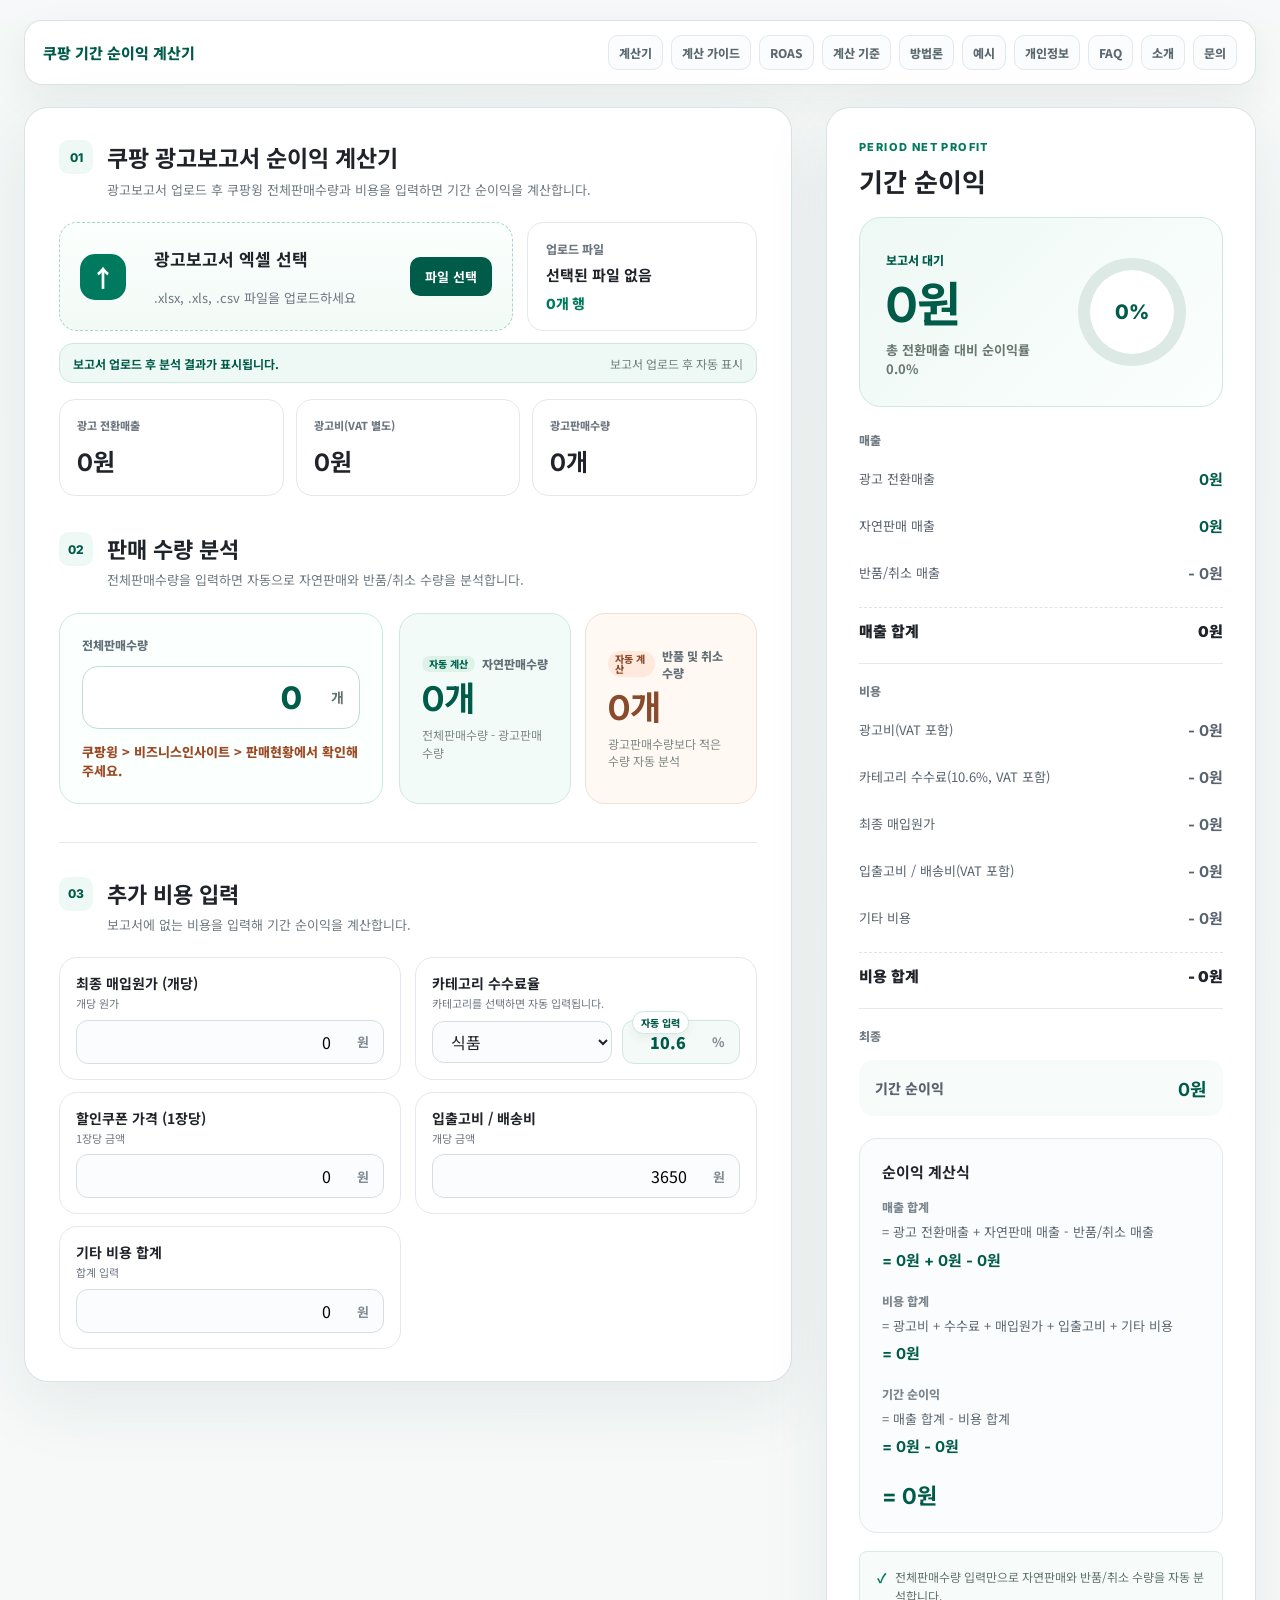
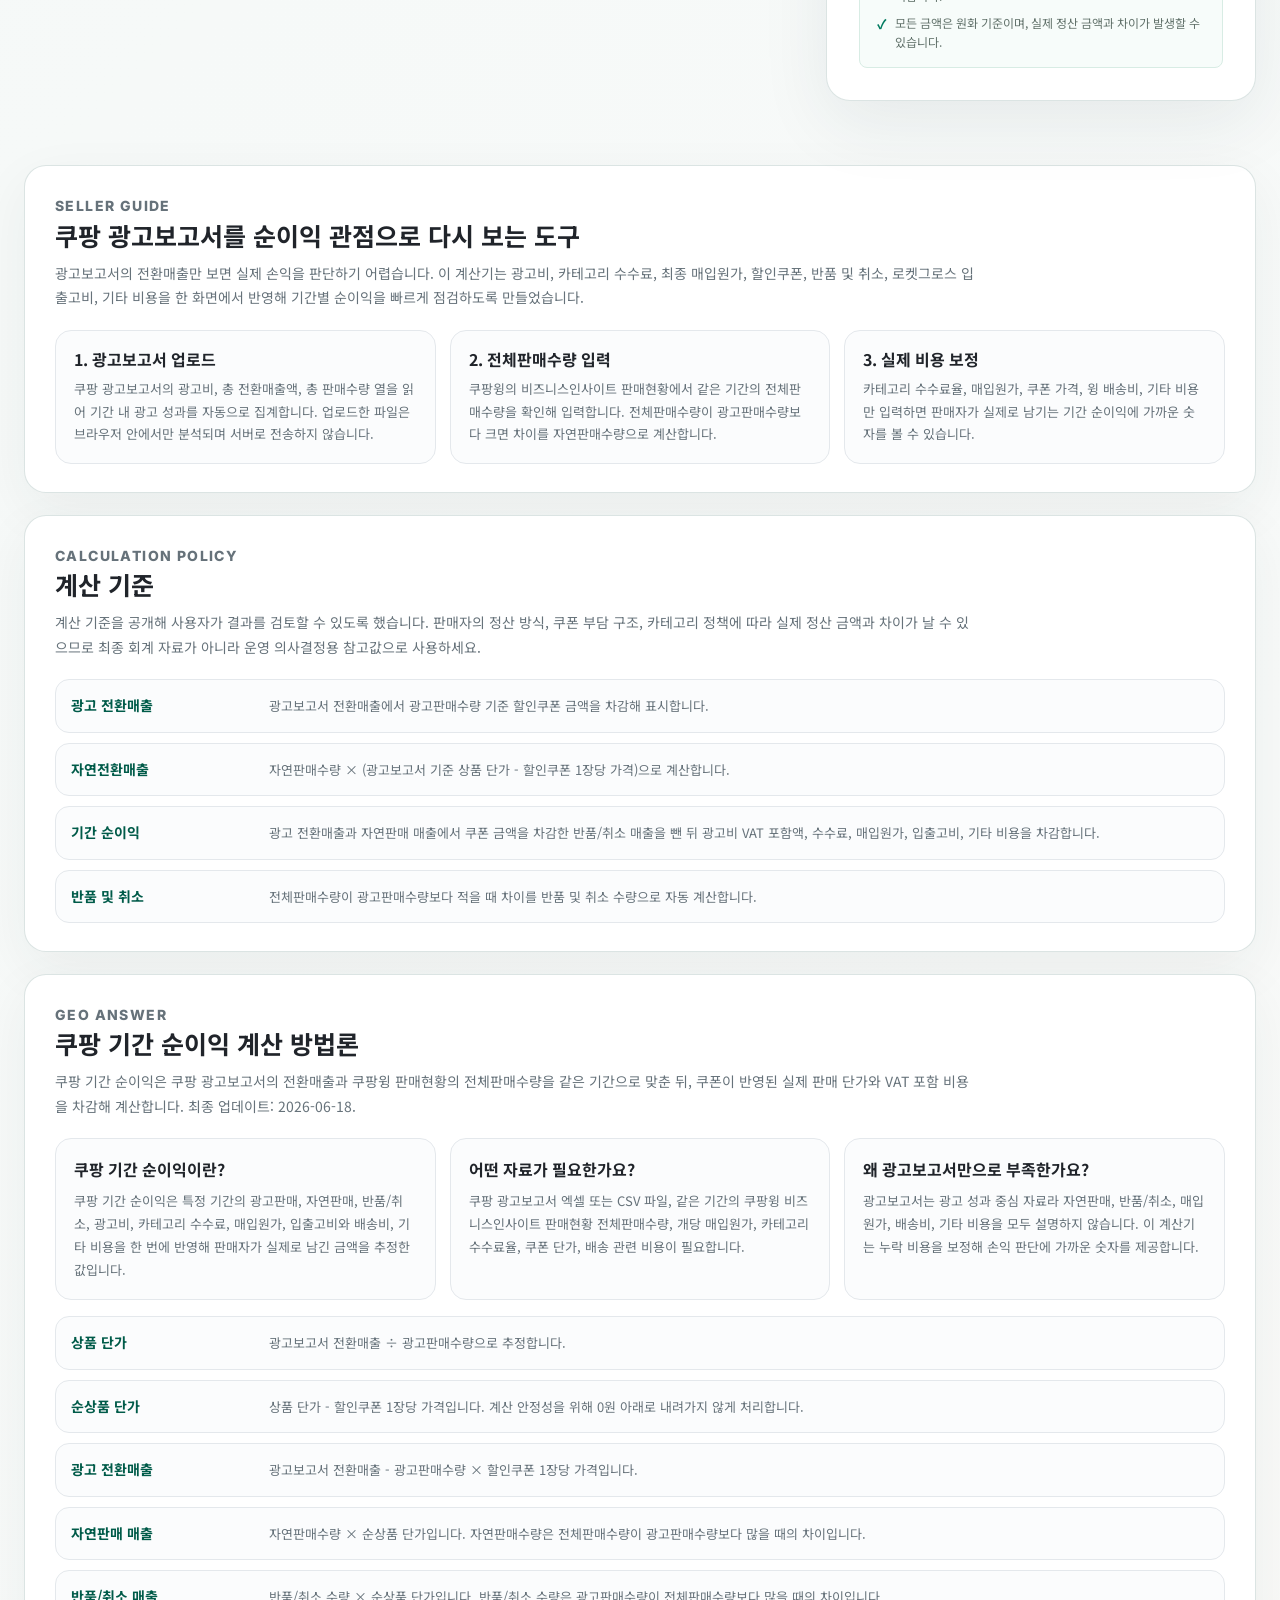
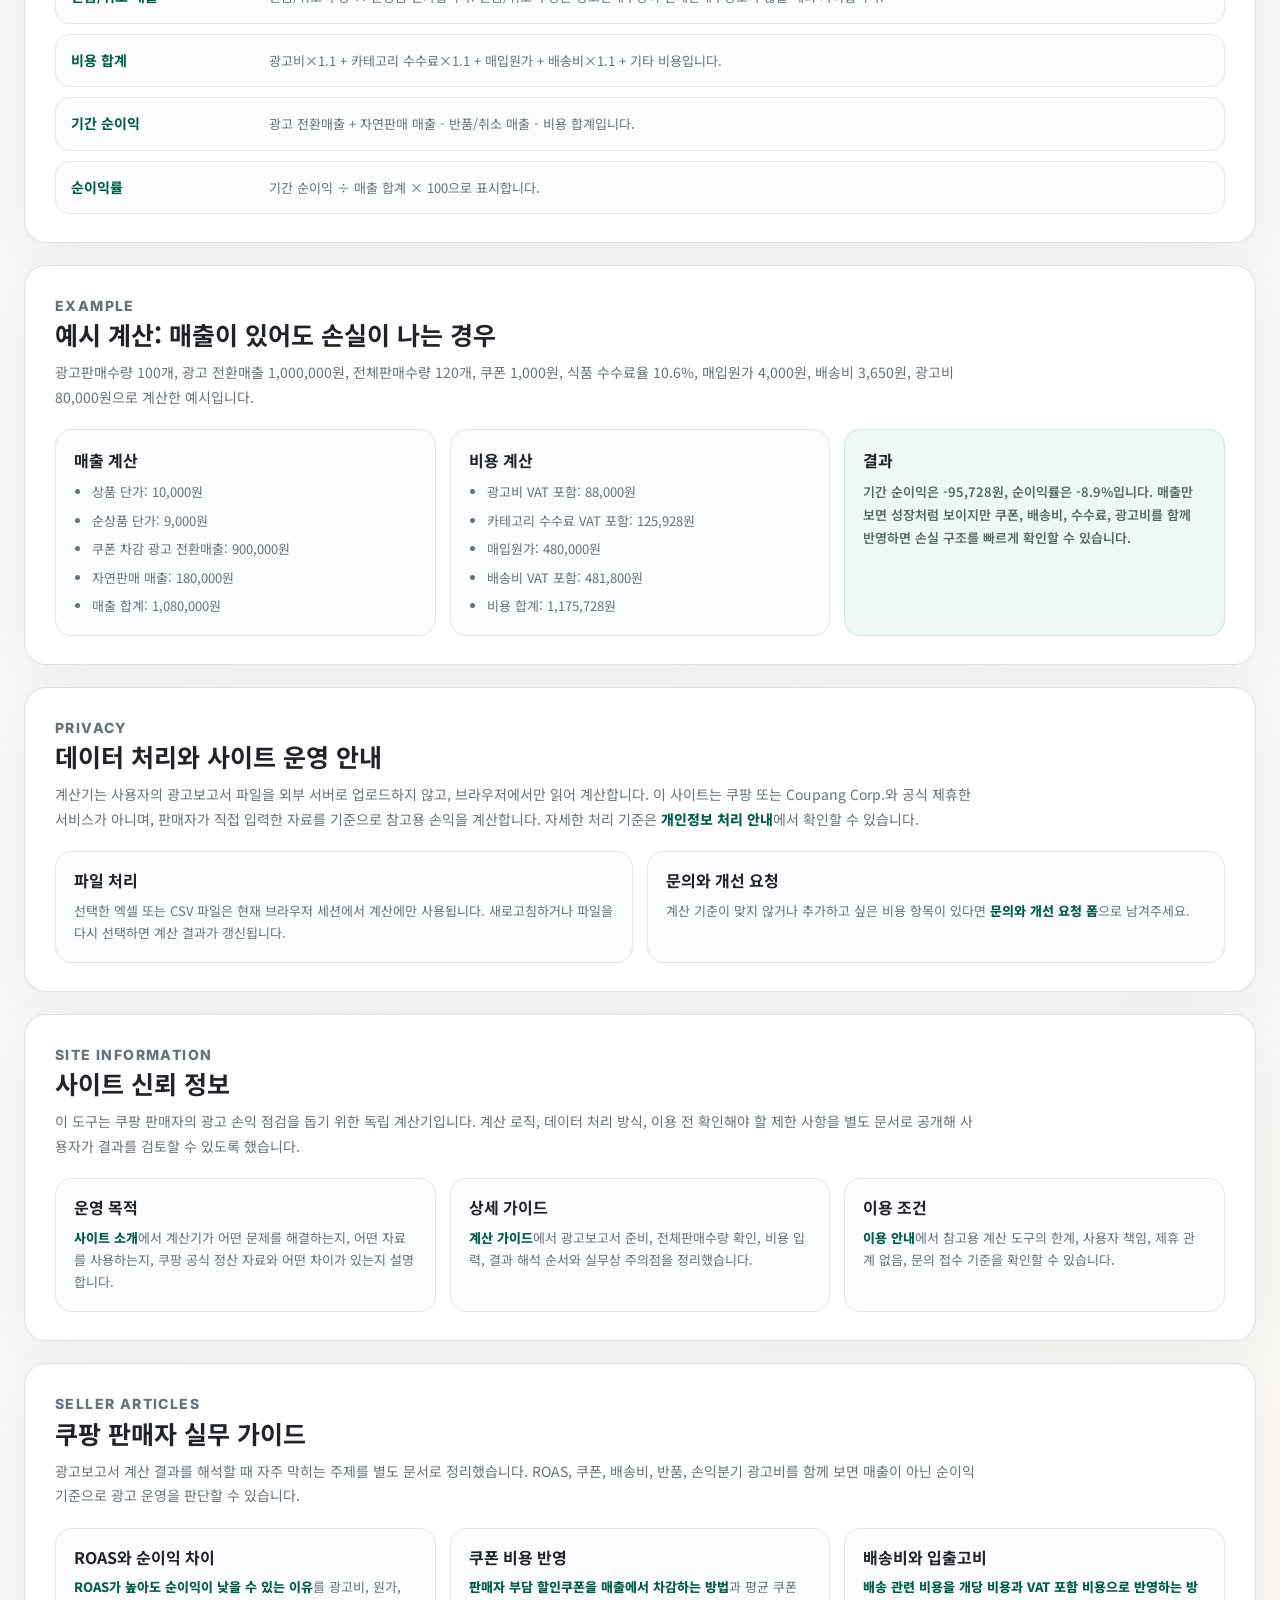
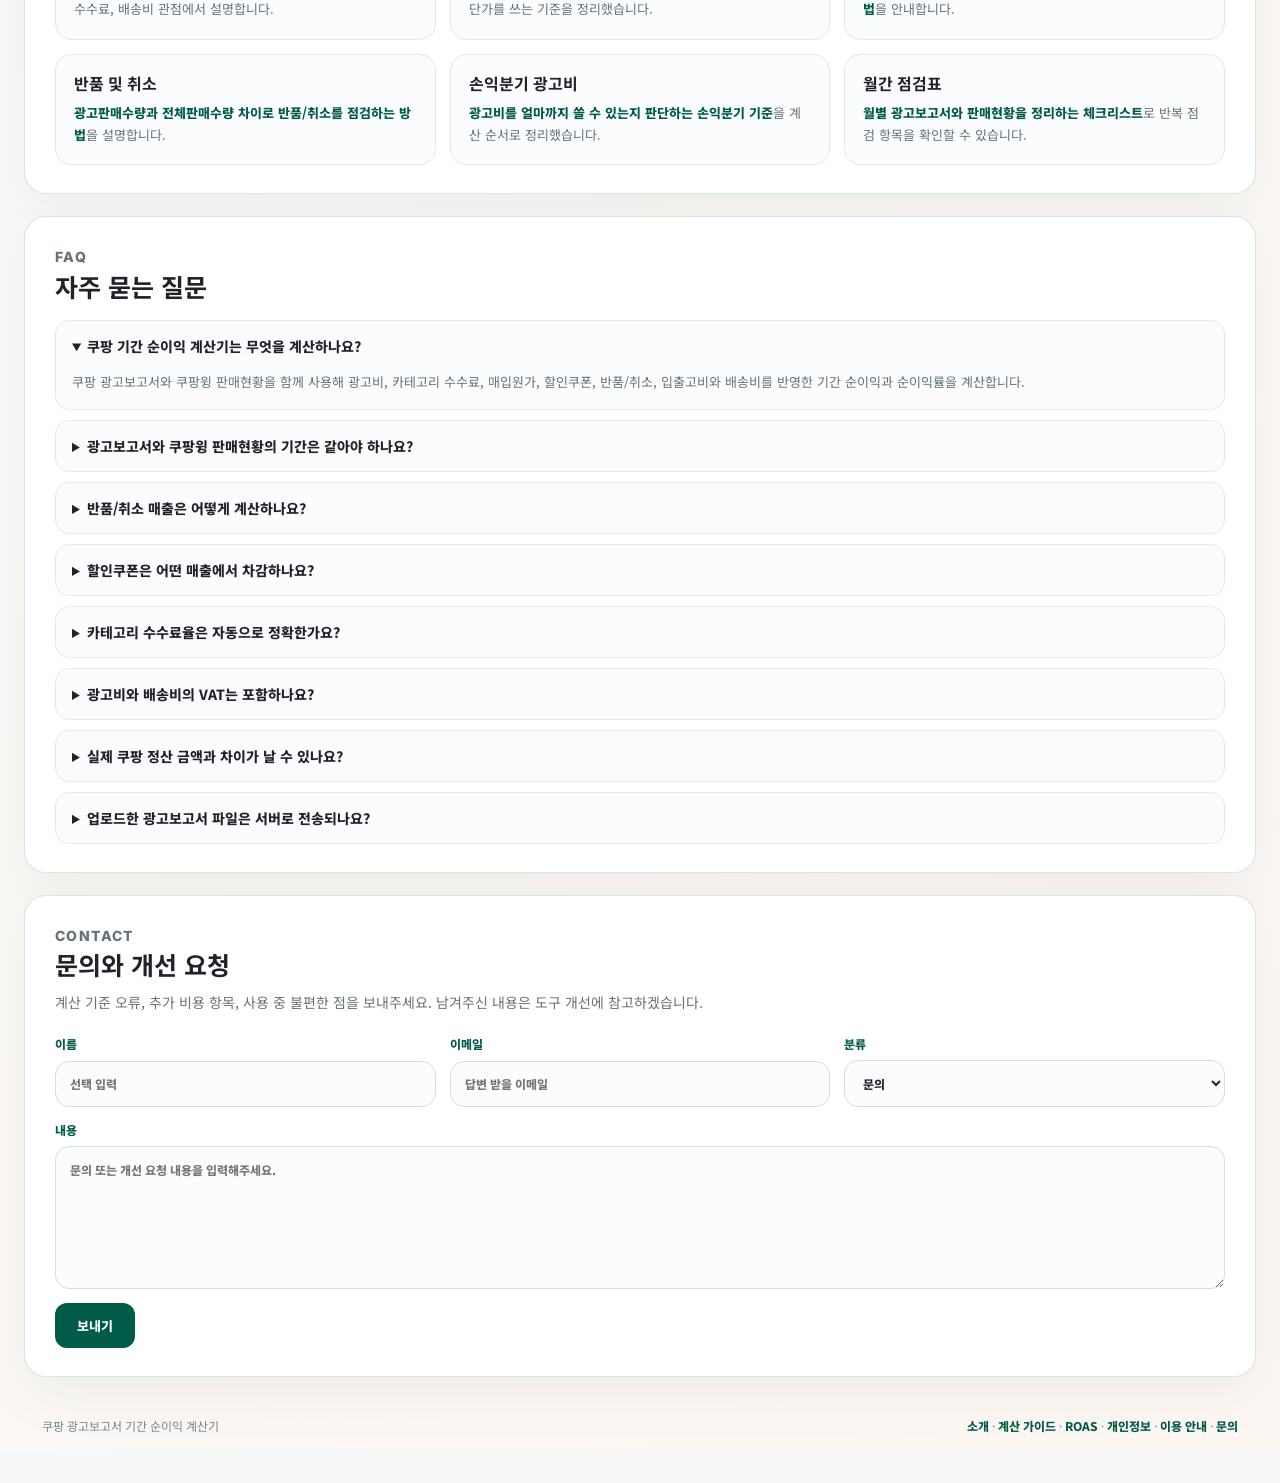
<file: index.html>
<!doctype html>
<html lang="ko">
<head>
  <meta charset="UTF-8">
  <meta name="viewport" content="width=device-width, initial-scale=1.0">
  <meta name="description" content="쿠팡 광고보고서와 판매현황으로 광고비·수수료·반품을 반영한 순이익을 브라우저에서 계산하는 무료 판매자 도구">
  <meta name="robots" content="index,follow,max-snippet:-1,max-image-preview:large,max-video-preview:-1">
  <meta name="author" content="쿠팡 기간 순이익 계산기">
  <meta name="google-adsense-account" content="ca-pub-1435606598199875">
  <meta name="naver-site-verification" content="f0fdf43b2ff2029bdd7c13b52f8ee0c39b3c46b5">
  <link rel="canonical" href="https://coupang-3p5.pages.dev/">
  <link rel="alternate" type="text/plain" href="./llms.txt" title="LLMs text">
  <meta property="og:type" content="website">
  <meta property="og:locale" content="ko_KR">
  <meta property="og:site_name" content="쿠팡 기간 순이익 계산기">
  <meta property="og:title" content="쿠팡 광고보고서 순이익 계산기">
  <meta property="og:description" content="쿠팡 광고보고서와 판매현황으로 광고비·수수료·반품을 반영한 순이익을 브라우저에서 계산하는 무료 판매자 도구">
  <meta property="og:url" content="https://coupang-3p5.pages.dev/">
  <meta name="twitter:card" content="summary">
  <meta name="twitter:title" content="쿠팡 광고보고서 순이익 계산기">
  <meta name="twitter:description" content="쿠팡 광고보고서와 판매현황으로 광고비·수수료·반품을 반영한 순이익을 브라우저에서 계산하는 무료 판매자 도구">
  <title>쿠팡 광고보고서 순이익 계산기 | 쿠팡윙 판매현황·수수료·반품 반영</title>
  <link rel="icon" href="./favicon.svg" type="image/svg+xml">
  <link rel="preconnect" href="https://fonts.googleapis.com">
  <link rel="preconnect" href="https://fonts.gstatic.com" crossorigin>
  <link rel="preload" as="style" href="https://fonts.googleapis.com/css2?family=Inter:wght@500;600;700;800&family=Noto+Sans+KR:wght@400;500;600;700;800&display=swap" onload="this.onload=null;this.rel='stylesheet'">
  <noscript><link rel="stylesheet" href="https://fonts.googleapis.com/css2?family=Inter:wght@500;600;700;800&family=Noto+Sans+KR:wght@400;500;600;700;800&display=swap"></noscript>
  <script async src="https://pagead2.googlesyndication.com/pagead/js/adsbygoogle.js?client=ca-pub-1435606598199875" crossorigin="anonymous"></script>
  <!-- Google tag (gtag.js) -->
  <script async src="https://www.googletagmanager.com/gtag/js?id=G-39S8C93TWE"></script>
  <script>
    window.dataLayer = window.dataLayer || [];
    function gtag(){dataLayer.push(arguments);}
    gtag('js', new Date());

    gtag('config', 'G-39S8C93TWE');
  </script>
  <script type="application/ld+json">
  {
    "@context": "https://schema.org",
    "@graph": [
      {
        "@type": "WebSite",
        "@id": "https://coupang-3p5.pages.dev/#website",
        "url": "https://coupang-3p5.pages.dev/",
        "name": "쿠팡 기간 순이익 계산기",
        "inLanguage": "ko-KR",
        "description": "쿠팡 광고보고서와 쿠팡윙 판매현황을 바탕으로 기간 순이익을 계산하는 무료 도구",
        "dateModified": "2026-06-18"
      },
      {
        "@type": "WebApplication",
        "@id": "https://coupang-3p5.pages.dev/#app",
        "url": "https://coupang-3p5.pages.dev/",
        "name": "쿠팡 광고보고서 순이익 계산기",
        "applicationCategory": "BusinessApplication",
        "operatingSystem": "Web",
        "inLanguage": "ko-KR",
        "isAccessibleForFree": true,
        "description": "광고비, 카테고리 수수료, 매입원가, 할인쿠폰, 반품/취소, 배송비를 반영해 쿠팡 판매자의 기간 순이익을 계산합니다.",
        "dateModified": "2026-06-18",
        "offers": {
          "@type": "Offer",
          "price": "0",
          "priceCurrency": "KRW"
        },
        "featureList": [
          "광고보고서 엑셀 분석",
          "쿠팡윙 전체판매수량 반영",
          "할인쿠폰 차감",
          "반품/취소 매출 차감",
          "VAT 포함 비용 계산",
          "기간 순이익률 계산"
        ]
      },
      {
        "@type": "HowTo",
        "@id": "https://coupang-3p5.pages.dev/#howto",
        "name": "쿠팡 광고보고서로 기간 순이익 계산하는 방법",
        "inLanguage": "ko-KR",
        "totalTime": "PT3M",
        "step": [
          {
            "@type": "HowToStep",
            "name": "광고보고서 업로드",
            "text": "쿠팡 광고보고서 엑셀 또는 CSV 파일을 업로드해 광고비, 전환매출, 광고판매수량을 집계합니다."
          },
          {
            "@type": "HowToStep",
            "name": "전체판매수량 입력",
            "text": "같은 기간의 쿠팡윙 판매현황 전체판매수량을 입력해 자연판매수량과 반품/취소 수량을 계산합니다."
          },
          {
            "@type": "HowToStep",
            "name": "비용 입력",
            "text": "카테고리 수수료율, 매입원가, 할인쿠폰, 입출고비와 배송비, 기타 비용을 입력합니다."
          },
          {
            "@type": "HowToStep",
            "name": "기간 순이익 확인",
            "text": "매출 합계에서 VAT 포함 비용을 차감한 기간 순이익과 순이익률을 확인합니다."
          }
        ]
      },
      {
        "@type": "FAQPage",
        "@id": "https://coupang-3p5.pages.dev/#faq",
        "inLanguage": "ko-KR",
        "mainEntity": [
          {
            "@type": "Question",
            "name": "쿠팡 기간 순이익 계산기는 무엇을 계산하나요?",
            "acceptedAnswer": {
              "@type": "Answer",
              "text": "쿠팡 광고보고서와 쿠팡윙 판매현황을 함께 사용해 광고비, 카테고리 수수료, 매입원가, 할인쿠폰, 반품/취소, 입출고비와 배송비를 반영한 기간 순이익과 순이익률을 계산합니다."
            }
          },
          {
            "@type": "Question",
            "name": "광고보고서와 쿠팡윙 판매현황의 기간은 같아야 하나요?",
            "acceptedAnswer": {
              "@type": "Answer",
              "text": "네. 광고판매수량과 전체판매수량을 비교해 자연판매와 반품/취소 수량을 계산하므로 두 자료의 조회 기간을 같게 맞춰야 결과가 의미 있습니다."
            }
          },
          {
            "@type": "Question",
            "name": "반품/취소 매출은 어떻게 계산하나요?",
            "acceptedAnswer": {
              "@type": "Answer",
              "text": "전체판매수량이 광고판매수량보다 적으면 차이를 반품/취소 수량으로 보고, 반품/취소 매출은 반품/취소 수량에 상품 단가에서 할인쿠폰 1장당 가격을 뺀 순상품 단가를 곱해 계산합니다."
            }
          },
          {
            "@type": "Question",
            "name": "할인쿠폰은 어떤 매출에서 차감하나요?",
            "acceptedAnswer": {
              "@type": "Answer",
              "text": "광고 전환매출, 자연판매 매출, 반품/취소 매출 모두에서 쿠폰 단가를 반영합니다. 쿠폰이 상품 단가보다 크면 계산 안정성을 위해 순상품 단가는 0원 아래로 내려가지 않게 처리합니다."
            }
          },
          {
            "@type": "Question",
            "name": "카테고리 수수료율은 자동으로 정확한가요?",
            "acceptedAnswer": {
              "@type": "Answer",
              "text": "기본 선택지는 빠른 계산을 위한 참고값입니다. 상품별 실제 수수료율과 다르면 직접 입력을 선택해 판매자 계정의 실제 수수료율로 수정하세요."
            }
          },
          {
            "@type": "Question",
            "name": "광고비와 배송비의 VAT는 포함하나요?",
            "acceptedAnswer": {
              "@type": "Answer",
              "text": "광고비, 카테고리 수수료, 입출고비와 배송비는 VAT 10%를 포함한 비용으로 반영합니다. 매입원가와 기타 비용은 입력한 금액 그대로 사용합니다."
            }
          },
          {
            "@type": "Question",
            "name": "실제 쿠팡 정산 금액과 차이가 날 수 있나요?",
            "acceptedAnswer": {
              "@type": "Answer",
              "text": "네. 쿠팡 정책, 쿠폰 부담 주체, 프로모션, 정산 보류, 상품별 수수료, 배송 방식에 따라 실제 정산 금액과 차이가 날 수 있습니다. 이 도구는 운영 의사결정용 참고 계산기입니다."
            }
          },
          {
            "@type": "Question",
            "name": "업로드한 광고보고서 파일은 서버로 전송되나요?",
            "acceptedAnswer": {
              "@type": "Answer",
              "text": "아니요. 광고보고서 엑셀 또는 CSV 파일은 현재 브라우저에서만 읽고 계산하며 외부 서버로 업로드하지 않습니다."
            }
          }
        ]
      }
    ]
  }
  </script>
  <link rel="stylesheet" href="./style.css?v=saas-period-10">
</head>
<body>
  <header class="site-topbar wrap">
    <a class="site-brand" href="#periodTab">쿠팡 기간 순이익 계산기</a>
    <nav class="site-nav" aria-label="주요 메뉴">
      <a href="#periodTab">계산기</a>
      <a href="/guide">계산 가이드</a>
      <a href="/roas-profit">ROAS</a>
      <a href="#calculation">계산 기준</a>
      <a href="#methodology">방법론</a>
      <a href="#example">예시</a>
      <a href="/privacy">개인정보</a>
      <a href="#faq">FAQ</a>
      <a href="/about">소개</a>
      <a href="#contact">문의</a>
    </nav>
  </header>
  <main id="main-content">
  <section class="period-section wrap tab-panel active" id="periodTab">
    <div class="profit-app-shell">
      <section class="profit-input-card">
        <div class="profit-section-head">
          <span>01</span>
          <div>
            <h1>쿠팡 광고보고서 순이익 계산기</h1>
            <p>광고보고서 업로드 후 쿠팡윙 전체판매수량과 비용을 입력하면 기간 순이익을 계산합니다.</p>
          </div>
        </div>
        <div class="upload-panel">
          <label class="upload-dropzone" for="adReportFile">
            <input id="adReportFile" type="file" accept=".xlsx,.xls,.csv">
            <span class="upload-icon">↑</span>
            <strong>광고보고서 엑셀 선택</strong>
            <em>.xlsx, .xls, .csv 파일을 업로드하세요</em>
            <b>파일 선택</b>
          </label>
          <div class="upload-file-card">
            <span>업로드 파일</span>
            <strong id="periodFileName">선택된 파일 없음</strong>
            <p id="periodRowCount">0개 행</p>
          </div>
        </div>
        <div class="upload-complete-bar">
          <strong id="periodUploadMessage">보고서 업로드 후 분석 결과가 표시됩니다.</strong>
          <span id="periodCampaignRange">보고서 업로드 후 자동 표시</span>
        </div>
        <div class="metric-summary-grid report-metrics">
          <div><span>광고 전환매출</span><strong id="periodAdRevenue">0원</strong></div>
          <div><span>광고비(VAT 별도)</span><strong id="periodAdSpend">0원</strong></div>
          <div><span>광고판매수량</span><strong id="periodSoldQuantity">0개</strong></div>
        </div>
        <div class="profit-section-head sales-heading">
          <span>02</span>
          <div>
            <h2>판매 수량 분석</h2>
            <p>전체판매수량을 입력하면 자동으로 자연판매와 반품/취소 수량을 분석합니다.</p>
          </div>
        </div>
        <div class="sales-analysis-grid">
          <label class="total-sales-card">
            <span>전체판매수량</span>
            <i><input id="periodTotalQuantity" type="number" min="0" step="1" value="0"><b>개</b></i>
            <small>쿠팡윙 &gt; 비즈니스인사이트 &gt; 판매현황에서 확인해주세요.</small>
          </label>
          <div class="auto-result-stack">
            <div class="auto-result-card organic-card">
              <span><b>자동 계산</b> 자연판매수량</span>
              <strong id="periodOrganicQuantity">0개</strong>
              <small>전체판매수량 - 광고판매수량</small>
            </div>
            <div class="auto-result-card return-card">
              <span><b>자동 계산</b> 반품 및 취소 수량</span>
              <strong id="periodReturnDisplay">0개</strong>
              <small>광고판매수량보다 적은 수량 자동 분석</small>
              <input id="periodReturnCount" type="hidden" value="0">
            </div>
          </div>
        </div>
        <div class="profit-section-head cost-heading">
          <span>03</span>
          <div>
            <h2>추가 비용 입력</h2>
            <p>보고서에 없는 비용을 입력해 기간 순이익을 계산합니다.</p>
          </div>
        </div>
        <div class="cost-row-list compact-cost-grid">
          <label class="cost-row">
            <span><strong>최종 매입원가 (개당)</strong><small>개당 원가</small></span>
            <i><input id="periodProductUnitCost" type="number" min="0" step="100" value="0"><b>원</b></i>
          </label>
          <label class="cost-row category-fee-row">
            <span><strong>카테고리 수수료율</strong><small>카테고리를 선택하면 자동 입력됩니다.</small></span>
            <div class="category-fee-controls">
              <select id="periodCategory">
                <option value="10.8">가구/홈인테리어</option>
                <option value="7.8">가전디지털</option>
                <option value="10.8">도서/음반/문구</option>
                <option value="10.0">출산/유아</option>
                <option value="10.8">스포츠/레저</option>
                <option value="9.6">뷰티</option>
                <option value="7.8">생활용품</option>
                <option value="10.6" selected>식품</option>
                <option value="10.8">완구/취미</option>
                <option value="10.0">자동차용품</option>
                <option value="10.8">주방용품</option>
                <option value="10.5">패션</option>
                <option value="10.8">반려/애완용품</option>
                <option value="custom">직접 입력</option>
              </select>
              <i class="fee-rate-box"><em>자동 입력</em><input id="periodCategoryFeeRate" type="number" min="0" max="100" step="0.1" value="10.6"><b>%</b></i>
            </div>
          </label>
          <label class="cost-row">
            <span><strong>할인쿠폰 가격 (1장당)</strong><small>1장당 금액</small></span>
            <i><input id="periodCouponUnitPrice" type="number" min="0" step="100" value="0"><b>원</b></i>
          </label>
          <label class="cost-row">
            <span><strong>입출고비 / 배송비</strong><small>개당 금액</small></span>
            <i><input id="periodShippingCost" type="number" min="0" step="50" value="3650"><b>원</b></i>
          </label>
          <label class="cost-row">
            <span><strong>기타 비용 합계</strong><small>합계 입력</small></span>
            <i><input id="periodOtherCost" type="number" min="0" step="100" value="0"><b>원</b></i>
          </label>
        </div>
      </section>
      <aside class="profit-result-card" aria-live="polite">
        <div class="result-title-row">
          <div>
            <p class="eyebrow green">PERIOD NET PROFIT</p>
            <h2>기간 순이익</h2>
          </div>
        </div>
        <div class="profit-hero-box">
          <div>
            <span id="periodSummaryState">보고서 대기</span>
            <strong id="periodProfit">0원</strong>
            <b id="periodMargin">광고 전환매출 대비 순이익률 0.0%</b>
          </div>
          <div class="profit-ring" id="periodProfitRing"><span id="periodProfitRate">0%</span></div>
        </div>
        <div class="result-cost-list" id="periodBreakdown"></div>
        <div class="formula-box">
          <strong>순이익 계산식</strong>
          <div id="periodFormulaNumbers" class="formula-steps"></div>
          <b id="periodFormulaResult">= 0원</b>
        </div>
        <div class="period-note guidance-box">
          <p><span>✓</span> 전체판매수량 입력만으로 자연판매와 반품/취소 수량을 자동 분석합니다.</p>
          <p><span>✓</span> 모든 금액은 원화 기준이며, 실제 정산 금액과 차이가 발생할 수 있습니다.</p>
        </div>
      </aside>
    </div>
  </section>
  <section class="quality-section wrap" id="guide">
    <div class="quality-intro">
      <p class="eyebrow green">SELLER GUIDE</p>
      <h2>쿠팡 광고보고서를 순이익 관점으로 다시 보는 도구</h2>
      <p>광고보고서의 전환매출만 보면 실제 손익을 판단하기 어렵습니다. 이 계산기는 광고비, 카테고리 수수료, 최종 매입원가, 할인쿠폰, 반품 및 취소, 로켓그로스 입출고비, 기타 비용을 한 화면에서 반영해 기간별 순이익을 빠르게 점검하도록 만들었습니다.</p>
    </div>
    <div class="quality-grid">
      <article>
        <h3>1. 광고보고서 업로드</h3>
        <p>쿠팡 광고보고서의 광고비, 총 전환매출액, 총 판매수량 열을 읽어 기간 내 광고 성과를 자동으로 집계합니다. 업로드한 파일은 브라우저 안에서만 분석되며 서버로 전송하지 않습니다.</p>
      </article>
      <article>
        <h3>2. 전체판매수량 입력</h3>
        <p>쿠팡윙의 비즈니스인사이트 판매현황에서 같은 기간의 전체판매수량을 확인해 입력합니다. 전체판매수량이 광고판매수량보다 크면 차이를 자연판매수량으로 계산합니다.</p>
      </article>
      <article>
        <h3>3. 실제 비용 보정</h3>
        <p>카테고리 수수료율, 매입원가, 쿠폰 가격, 윙 배송비, 기타 비용만 입력하면 판매자가 실제로 남기는 기간 순이익에 가까운 숫자를 볼 수 있습니다.</p>
      </article>
    </div>
  </section>

  <section class="quality-section wrap" id="calculation">
    <div class="quality-intro">
      <p class="eyebrow green">CALCULATION POLICY</p>
      <h2>계산 기준</h2>
      <p>계산 기준을 공개해 사용자가 결과를 검토할 수 있도록 했습니다. 판매자의 정산 방식, 쿠폰 부담 구조, 카테고리 정책에 따라 실제 정산 금액과 차이가 날 수 있으므로 최종 회계 자료가 아니라 운영 의사결정용 참고값으로 사용하세요.</p>
    </div>
    <div class="quality-list">
      <div><strong>광고 전환매출</strong><span>광고보고서 전환매출에서 광고판매수량 기준 할인쿠폰 금액을 차감해 표시합니다.</span></div>
      <div><strong>자연전환매출</strong><span>자연판매수량 × (광고보고서 기준 상품 단가 - 할인쿠폰 1장당 가격)으로 계산합니다.</span></div>
      <div><strong>기간 순이익</strong><span>광고 전환매출과 자연판매 매출에서 쿠폰 금액을 차감한 반품/취소 매출을 뺀 뒤 광고비 VAT 포함액, 수수료, 매입원가, 입출고비, 기타 비용을 차감합니다.</span></div>
      <div><strong>반품 및 취소</strong><span>전체판매수량이 광고판매수량보다 적을 때 차이를 반품 및 취소 수량으로 자동 계산합니다.</span></div>
    </div>
  </section>

  <section class="quality-section wrap" id="methodology">
    <div class="quality-intro">
      <p class="eyebrow green">GEO ANSWER</p>
      <h2>쿠팡 기간 순이익 계산 방법론</h2>
      <p>쿠팡 기간 순이익은 쿠팡 광고보고서의 전환매출과 쿠팡윙 판매현황의 전체판매수량을 같은 기간으로 맞춘 뒤, 쿠폰이 반영된 실제 판매 단가와 VAT 포함 비용을 차감해 계산합니다. 최종 업데이트: 2026-06-18.</p>
    </div>
    <div class="answer-grid">
      <article>
        <h3>쿠팡 기간 순이익이란?</h3>
        <p>쿠팡 기간 순이익은 특정 기간의 광고판매, 자연판매, 반품/취소, 광고비, 카테고리 수수료, 매입원가, 입출고비와 배송비, 기타 비용을 한 번에 반영해 판매자가 실제로 남긴 금액을 추정한 값입니다.</p>
      </article>
      <article>
        <h3>어떤 자료가 필요한가요?</h3>
        <p>쿠팡 광고보고서 엑셀 또는 CSV 파일, 같은 기간의 쿠팡윙 비즈니스인사이트 판매현황 전체판매수량, 개당 매입원가, 카테고리 수수료율, 쿠폰 단가, 배송 관련 비용이 필요합니다.</p>
      </article>
      <article>
        <h3>왜 광고보고서만으로 부족한가요?</h3>
        <p>광고보고서는 광고 성과 중심 자료라 자연판매, 반품/취소, 매입원가, 배송비, 기타 비용을 모두 설명하지 않습니다. 이 계산기는 누락 비용을 보정해 손익 판단에 가까운 숫자를 제공합니다.</p>
      </article>
    </div>
    <div class="quality-list formula-list">
      <div><strong>상품 단가</strong><span>광고보고서 전환매출 ÷ 광고판매수량으로 추정합니다.</span></div>
      <div><strong>순상품 단가</strong><span>상품 단가 - 할인쿠폰 1장당 가격입니다. 계산 안정성을 위해 0원 아래로 내려가지 않게 처리합니다.</span></div>
      <div><strong>광고 전환매출</strong><span>광고보고서 전환매출 - 광고판매수량 × 할인쿠폰 1장당 가격입니다.</span></div>
      <div><strong>자연판매 매출</strong><span>자연판매수량 × 순상품 단가입니다. 자연판매수량은 전체판매수량이 광고판매수량보다 많을 때의 차이입니다.</span></div>
      <div><strong>반품/취소 매출</strong><span>반품/취소 수량 × 순상품 단가입니다. 반품/취소 수량은 광고판매수량이 전체판매수량보다 많을 때의 차이입니다.</span></div>
      <div><strong>비용 합계</strong><span>광고비×1.1 + 카테고리 수수료×1.1 + 매입원가 + 배송비×1.1 + 기타 비용입니다.</span></div>
      <div><strong>기간 순이익</strong><span>광고 전환매출 + 자연판매 매출 - 반품/취소 매출 - 비용 합계입니다.</span></div>
      <div><strong>순이익률</strong><span>기간 순이익 ÷ 매출 합계 × 100으로 표시합니다.</span></div>
    </div>
  </section>

  <section class="quality-section wrap" id="example">
    <div class="quality-intro">
      <p class="eyebrow green">EXAMPLE</p>
      <h2>예시 계산: 매출이 있어도 손실이 나는 경우</h2>
      <p>광고판매수량 100개, 광고 전환매출 1,000,000원, 전체판매수량 120개, 쿠폰 1,000원, 식품 수수료율 10.6%, 매입원가 4,000원, 배송비 3,650원, 광고비 80,000원으로 계산한 예시입니다.</p>
    </div>
    <div class="example-grid">
      <article>
        <h3>매출 계산</h3>
        <ul>
          <li>상품 단가: 10,000원</li>
          <li>순상품 단가: 9,000원</li>
          <li>쿠폰 차감 광고 전환매출: 900,000원</li>
          <li>자연판매 매출: 180,000원</li>
          <li>매출 합계: 1,080,000원</li>
        </ul>
      </article>
      <article>
        <h3>비용 계산</h3>
        <ul>
          <li>광고비 VAT 포함: 88,000원</li>
          <li>카테고리 수수료 VAT 포함: 125,928원</li>
          <li>매입원가: 480,000원</li>
          <li>배송비 VAT 포함: 481,800원</li>
          <li>비용 합계: 1,175,728원</li>
        </ul>
      </article>
      <article class="example-result">
        <h3>결과</h3>
        <p>기간 순이익은 -95,728원, 순이익률은 -8.9%입니다. 매출만 보면 성장처럼 보이지만 쿠폰, 배송비, 수수료, 광고비를 함께 반영하면 손실 구조를 빠르게 확인할 수 있습니다.</p>
      </article>
    </div>
  </section>

  <section class="quality-section wrap" id="privacy">
    <div class="quality-intro">
      <p class="eyebrow green">PRIVACY</p>
      <h2>데이터 처리와 사이트 운영 안내</h2>
      <p>계산기는 사용자의 광고보고서 파일을 외부 서버로 업로드하지 않고, 브라우저에서만 읽어 계산합니다. 이 사이트는 쿠팡 또는 Coupang Corp.와 공식 제휴한 서비스가 아니며, 판매자가 직접 입력한 자료를 기준으로 참고용 손익을 계산합니다. 자세한 처리 기준은 <a href="/privacy">개인정보 처리 안내</a>에서 확인할 수 있습니다.</p>
    </div>
    <div class="quality-grid two">
      <article>
        <h3>파일 처리</h3>
        <p>선택한 엑셀 또는 CSV 파일은 현재 브라우저 세션에서 계산에만 사용됩니다. 새로고침하거나 파일을 다시 선택하면 계산 결과가 갱신됩니다.</p>
      </article>
      <article>
        <h3>문의와 개선 요청</h3>
        <p>계산 기준이 맞지 않거나 추가하고 싶은 비용 항목이 있다면 <a href="#contact">문의와 개선 요청 폼</a>으로 남겨주세요.</p>
      </article>
    </div>
  </section>

  <section class="quality-section wrap" id="site-info">
    <div class="quality-intro">
      <p class="eyebrow green">SITE INFORMATION</p>
      <h2>사이트 신뢰 정보</h2>
      <p>이 도구는 쿠팡 판매자의 광고 손익 점검을 돕기 위한 독립 계산기입니다. 계산 로직, 데이터 처리 방식, 이용 전 확인해야 할 제한 사항을 별도 문서로 공개해 사용자가 결과를 검토할 수 있도록 했습니다.</p>
    </div>
    <div class="quality-grid">
      <article>
        <h3>운영 목적</h3>
        <p><a href="/about">사이트 소개</a>에서 계산기가 어떤 문제를 해결하는지, 어떤 자료를 사용하는지, 쿠팡 공식 정산 자료와 어떤 차이가 있는지 설명합니다.</p>
      </article>
      <article>
        <h3>상세 가이드</h3>
        <p><a href="/guide">계산 가이드</a>에서 광고보고서 준비, 전체판매수량 확인, 비용 입력, 결과 해석 순서와 실무상 주의점을 정리했습니다.</p>
      </article>
      <article>
        <h3>이용 조건</h3>
        <p><a href="/terms">이용 안내</a>에서 참고용 계산 도구의 한계, 사용자 책임, 제휴 관계 없음, 문의 접수 기준을 확인할 수 있습니다.</p>
      </article>
    </div>
  </section>

  <section class="quality-section wrap" id="seller-guides">
    <div class="quality-intro">
      <p class="eyebrow green">SELLER ARTICLES</p>
      <h2>쿠팡 판매자 실무 가이드</h2>
      <p>광고보고서 계산 결과를 해석할 때 자주 막히는 주제를 별도 문서로 정리했습니다. ROAS, 쿠폰, 배송비, 반품, 손익분기 광고비를 함께 보면 매출이 아닌 순이익 기준으로 광고 운영을 판단할 수 있습니다.</p>
    </div>
    <div class="quality-grid">
      <article>
        <h3>ROAS와 순이익 차이</h3>
        <p><a href="/roas-profit">ROAS가 높아도 순이익이 낮을 수 있는 이유</a>를 광고비, 원가, 수수료, 배송비 관점에서 설명합니다.</p>
      </article>
      <article>
        <h3>쿠폰 비용 반영</h3>
        <p><a href="/coupon-cost">판매자 부담 할인쿠폰을 매출에서 차감하는 방법</a>과 평균 쿠폰 단가를 쓰는 기준을 정리했습니다.</p>
      </article>
      <article>
        <h3>배송비와 입출고비</h3>
        <p><a href="/shipping-fee">배송 관련 비용을 개당 비용과 VAT 포함 비용으로 반영하는 방법</a>을 안내합니다.</p>
      </article>
      <article>
        <h3>반품 및 취소</h3>
        <p><a href="/returns-cancel">광고판매수량과 전체판매수량 차이로 반품/취소를 점검하는 방법</a>을 설명합니다.</p>
      </article>
      <article>
        <h3>손익분기 광고비</h3>
        <p><a href="/break-even-ad-spend">광고비를 얼마까지 쓸 수 있는지 판단하는 손익분기 기준</a>을 계산 순서로 정리했습니다.</p>
      </article>
      <article>
        <h3>월간 점검표</h3>
        <p><a href="/monthly-checklist">월별 광고보고서와 판매현황을 정리하는 체크리스트</a>로 반복 점검 항목을 확인할 수 있습니다.</p>
      </article>
    </div>
  </section>

  <section class="quality-section wrap" id="faq">
    <div class="quality-intro">
      <p class="eyebrow green">FAQ</p>
      <h2>자주 묻는 질문</h2>
    </div>
    <div class="faq-list">
      <details open>
        <summary>쿠팡 기간 순이익 계산기는 무엇을 계산하나요?</summary>
        <p>쿠팡 광고보고서와 쿠팡윙 판매현황을 함께 사용해 광고비, 카테고리 수수료, 매입원가, 할인쿠폰, 반품/취소, 입출고비와 배송비를 반영한 기간 순이익과 순이익률을 계산합니다.</p>
      </details>
      <details>
        <summary>광고보고서와 쿠팡윙 판매현황의 기간은 같아야 하나요?</summary>
        <p>네. 광고판매수량과 전체판매수량을 비교해 자연판매와 반품/취소 수량을 계산하므로 두 자료의 조회 기간을 같게 맞춰야 결과가 의미 있습니다.</p>
      </details>
      <details>
        <summary>반품/취소 매출은 어떻게 계산하나요?</summary>
        <p>전체판매수량이 광고판매수량보다 적으면 차이를 반품/취소 수량으로 보고, 반품/취소 매출은 반품/취소 수량에 상품 단가에서 할인쿠폰 1장당 가격을 뺀 순상품 단가를 곱해 계산합니다.</p>
      </details>
      <details>
        <summary>할인쿠폰은 어떤 매출에서 차감하나요?</summary>
        <p>광고 전환매출, 자연판매 매출, 반품/취소 매출 모두에서 쿠폰 단가를 반영합니다. 쿠폰이 상품 단가보다 크면 계산 안정성을 위해 순상품 단가는 0원 아래로 내려가지 않게 처리합니다.</p>
      </details>
      <details>
        <summary>카테고리 수수료율은 자동으로 정확한가요?</summary>
        <p>기본 선택지는 빠른 계산을 위한 참고값입니다. 상품별 실제 수수료율과 다르면 직접 입력을 선택해 판매자 계정의 실제 수수료율로 수정하세요.</p>
      </details>
      <details>
        <summary>광고비와 배송비의 VAT는 포함하나요?</summary>
        <p>광고비, 카테고리 수수료, 입출고비와 배송비는 VAT 10%를 포함한 비용으로 반영합니다. 매입원가와 기타 비용은 입력한 금액 그대로 사용합니다.</p>
      </details>
      <details>
        <summary>실제 쿠팡 정산 금액과 차이가 날 수 있나요?</summary>
        <p>네. 쿠팡 정책, 쿠폰 부담 주체, 프로모션, 정산 보류, 상품별 수수료, 배송 방식에 따라 실제 정산 금액과 차이가 날 수 있습니다. 이 도구는 운영 의사결정용 참고 계산기입니다.</p>
      </details>
      <details>
        <summary>업로드한 광고보고서 파일은 서버로 전송되나요?</summary>
        <p>아니요. 광고보고서 엑셀 또는 CSV 파일은 현재 브라우저에서만 읽고 계산하며 외부 서버로 업로드하지 않습니다.</p>
      </details>
    </div>
  </section>

  <section class="quality-section contact-section wrap" id="contact">
    <div class="quality-intro">
      <p class="eyebrow green">CONTACT</p>
      <h2>문의와 개선 요청</h2>
      <p>계산 기준 오류, 추가 비용 항목, 사용 중 불편한 점을 보내주세요. 남겨주신 내용은 도구 개선에 참고하겠습니다.</p>
    </div>
    <form class="contact-form" action="https://formspree.io/f/xvznzddj" method="POST">
      <label>
        <span>이름</span>
        <input type="text" name="name" autocomplete="name" placeholder="선택 입력">
      </label>
      <label>
        <span>이메일</span>
        <input type="email" name="email" autocomplete="email" placeholder="답변 받을 이메일">
      </label>
      <label>
        <span>분류</span>
        <select name="request_type" required>
          <option value="문의">문의</option>
          <option value="개선 요청">개선 요청</option>
          <option value="계산 오류 제보">계산 오류 제보</option>
        </select>
      </label>
      <label class="contact-message">
        <span>내용</span>
        <textarea name="message" rows="6" required placeholder="문의 또는 개선 요청 내용을 입력해주세요."></textarea>
      </label>
      <input type="hidden" name="_subject" value="쿠팡 기간 순이익 계산기 문의">
      <button type="submit">보내기</button>
    </form>
  </section>

  </main>

  <div class="site-footer wrap">
    <span>쿠팡 광고보고서 기간 순이익 계산기</span>
    <span><a href="/about">소개</a> · <a href="/guide">계산 가이드</a> · <a href="/roas-profit">ROAS</a> · <a href="/privacy">개인정보</a> · <a href="/terms">이용 안내</a> · <a href="#contact">문의</a></span>
  </div>

  <script src="./main.js?v=saas-period-12"></script>
</body>
</html>
</file>
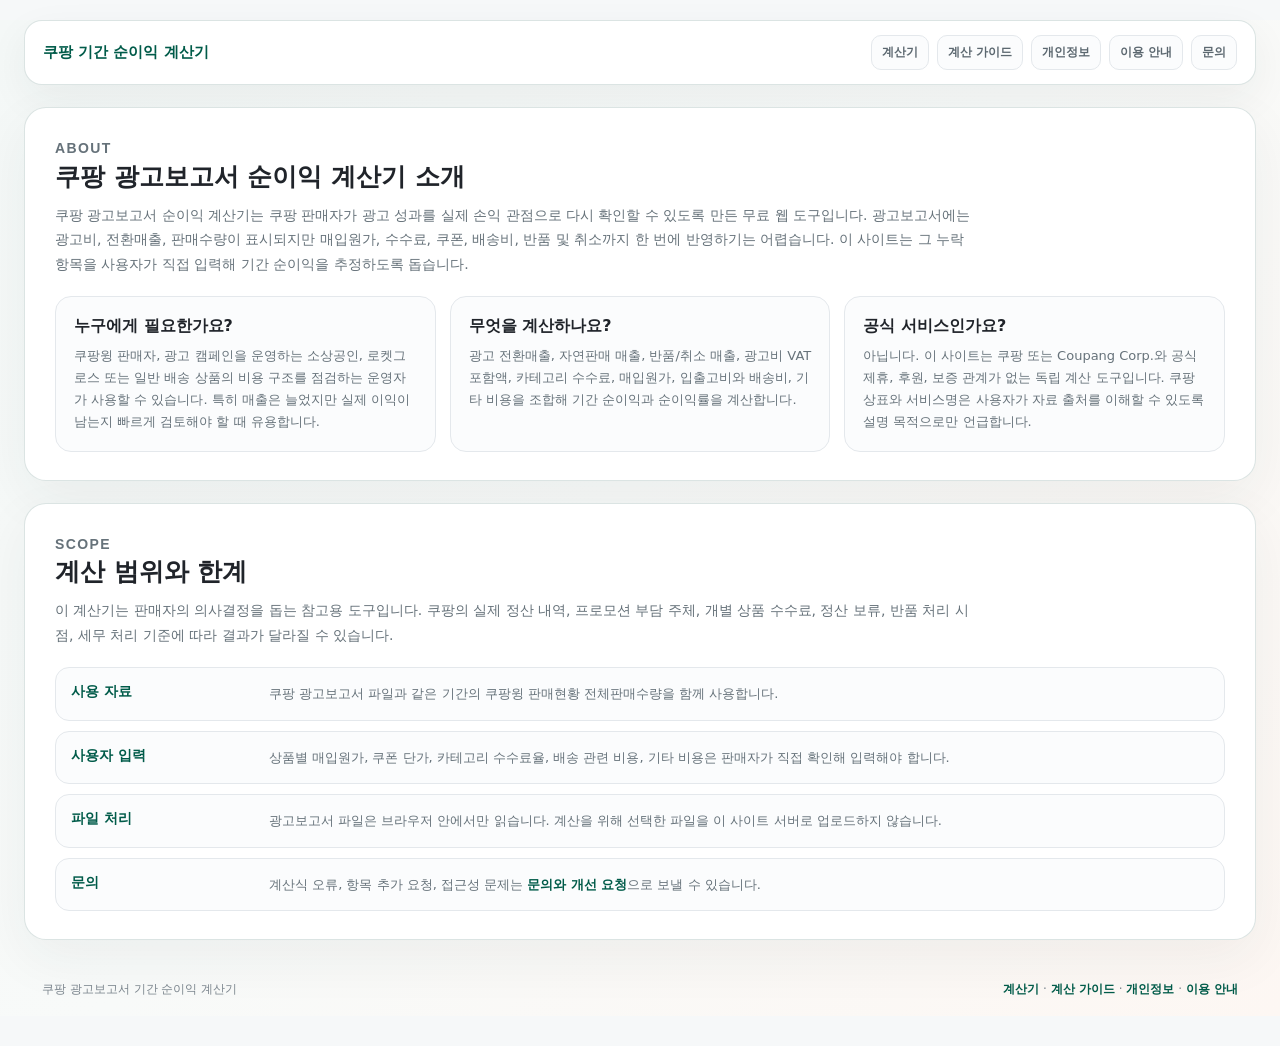
<file: about.html>
<!doctype html>
<html lang="ko">
<head>
  <meta charset="UTF-8">
  <meta name="viewport" content="width=device-width, initial-scale=1.0">
  <meta name="description" content="쿠팡 광고보고서 순이익 계산기의 운영 목적, 계산 범위, 데이터 처리 방식, 공식 제휴 여부를 안내합니다.">
  <meta name="robots" content="index,follow,max-snippet:-1,max-image-preview:large">
  <link rel="canonical" href="https://coupang-3p5.pages.dev/about">
  <title>사이트 소개 | 쿠팡 광고보고서 순이익 계산기</title>
  <link rel="icon" href="./favicon.svg" type="image/svg+xml">
  <link rel="stylesheet" href="./style.css?v=saas-period-10">
</head>
<body>
  <header class="site-topbar wrap">
    <a class="site-brand" href="/">쿠팡 기간 순이익 계산기</a>
    <nav class="site-nav" aria-label="주요 메뉴">
      <a href="/">계산기</a>
      <a href="/guide">계산 가이드</a>
      <a href="/privacy">개인정보</a>
      <a href="/terms">이용 안내</a>
      <a href="/#contact">문의</a>
    </nav>
  </header>
  <main id="main-content">
    <section class="quality-section wrap">
      <div class="quality-intro">
        <p class="eyebrow green">ABOUT</p>
        <h1>쿠팡 광고보고서 순이익 계산기 소개</h1>
        <p>쿠팡 광고보고서 순이익 계산기는 쿠팡 판매자가 광고 성과를 실제 손익 관점으로 다시 확인할 수 있도록 만든 무료 웹 도구입니다. 광고보고서에는 광고비, 전환매출, 판매수량이 표시되지만 매입원가, 수수료, 쿠폰, 배송비, 반품 및 취소까지 한 번에 반영하기는 어렵습니다. 이 사이트는 그 누락 항목을 사용자가 직접 입력해 기간 순이익을 추정하도록 돕습니다.</p>
      </div>
      <div class="quality-grid">
        <article>
          <h2>누구에게 필요한가요?</h2>
          <p>쿠팡윙 판매자, 광고 캠페인을 운영하는 소상공인, 로켓그로스 또는 일반 배송 상품의 비용 구조를 점검하는 운영자가 사용할 수 있습니다. 특히 매출은 늘었지만 실제 이익이 남는지 빠르게 검토해야 할 때 유용합니다.</p>
        </article>
        <article>
          <h2>무엇을 계산하나요?</h2>
          <p>광고 전환매출, 자연판매 매출, 반품/취소 매출, 광고비 VAT 포함액, 카테고리 수수료, 매입원가, 입출고비와 배송비, 기타 비용을 조합해 기간 순이익과 순이익률을 계산합니다.</p>
        </article>
        <article>
          <h2>공식 서비스인가요?</h2>
          <p>아닙니다. 이 사이트는 쿠팡 또는 Coupang Corp.와 공식 제휴, 후원, 보증 관계가 없는 독립 계산 도구입니다. 쿠팡 상표와 서비스명은 사용자가 자료 출처를 이해할 수 있도록 설명 목적으로만 언급합니다.</p>
        </article>
      </div>
    </section>

    <section class="quality-section wrap">
      <div class="quality-intro">
        <p class="eyebrow green">SCOPE</p>
        <h2>계산 범위와 한계</h2>
        <p>이 계산기는 판매자의 의사결정을 돕는 참고용 도구입니다. 쿠팡의 실제 정산 내역, 프로모션 부담 주체, 개별 상품 수수료, 정산 보류, 반품 처리 시점, 세무 처리 기준에 따라 결과가 달라질 수 있습니다.</p>
      </div>
      <div class="quality-list">
        <div><strong>사용 자료</strong><span>쿠팡 광고보고서 파일과 같은 기간의 쿠팡윙 판매현황 전체판매수량을 함께 사용합니다.</span></div>
        <div><strong>사용자 입력</strong><span>상품별 매입원가, 쿠폰 단가, 카테고리 수수료율, 배송 관련 비용, 기타 비용은 판매자가 직접 확인해 입력해야 합니다.</span></div>
        <div><strong>파일 처리</strong><span>광고보고서 파일은 브라우저 안에서만 읽습니다. 계산을 위해 선택한 파일을 이 사이트 서버로 업로드하지 않습니다.</span></div>
        <div><strong>문의</strong><span>계산식 오류, 항목 추가 요청, 접근성 문제는 <a href="/#contact">문의와 개선 요청</a>으로 보낼 수 있습니다.</span></div>
      </div>
    </section>
  </main>
  <div class="site-footer wrap">
    <span>쿠팡 광고보고서 기간 순이익 계산기</span>
    <span><a href="/">계산기</a> · <a href="/guide">계산 가이드</a> · <a href="/privacy">개인정보</a> · <a href="/terms">이용 안내</a></span>
  </div>
</body>
</html>
</file>
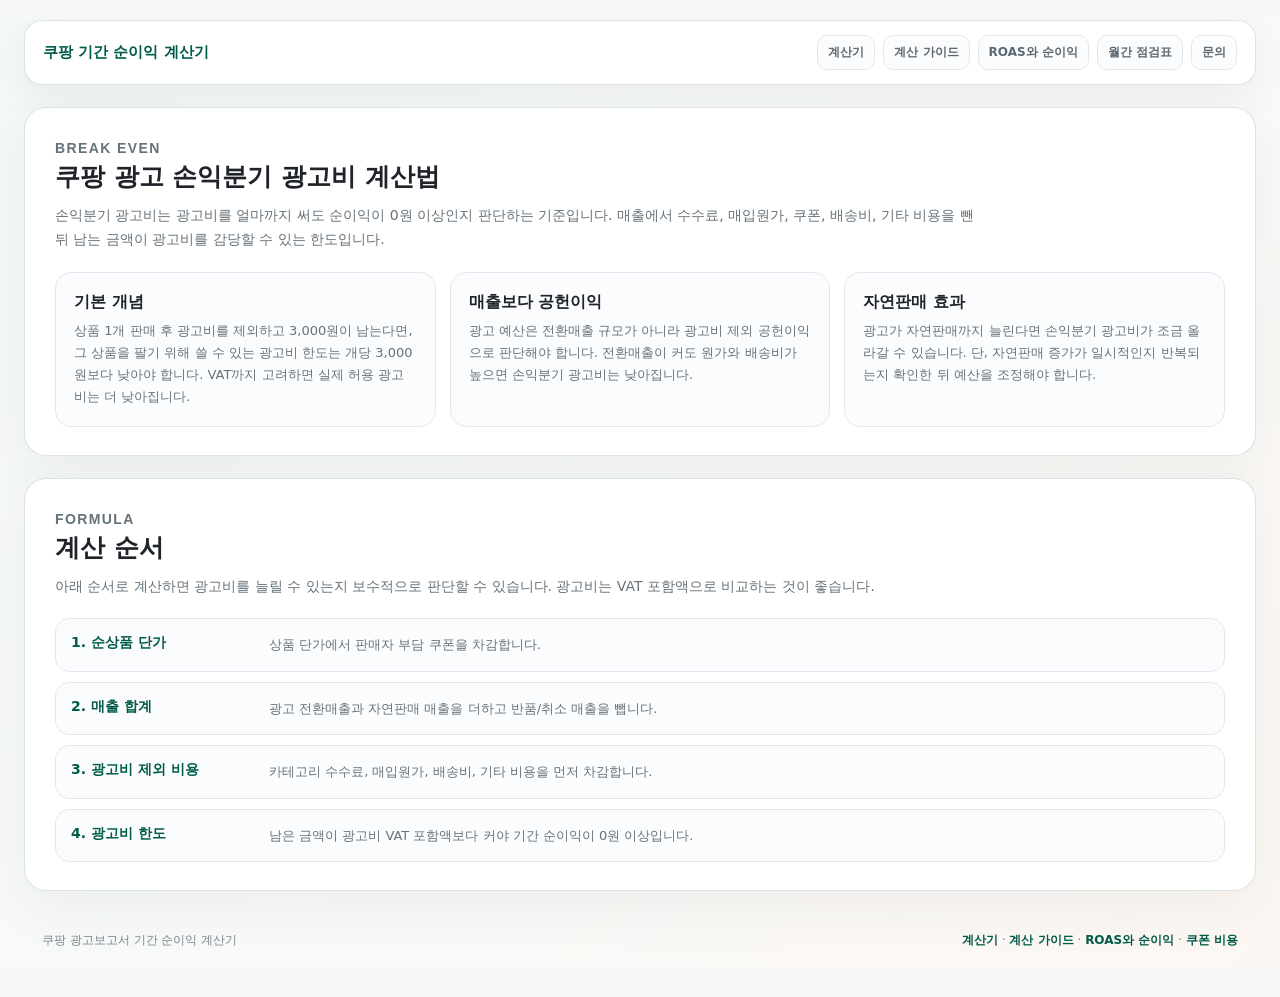
<file: break-even-ad-spend.html>
<!doctype html>
<html lang="ko">
<head>
  <meta charset="UTF-8">
  <meta name="viewport" content="width=device-width, initial-scale=1.0">
  <meta name="description" content="쿠팡 광고에서 손익분기 광고비를 계산하고 광고 예산을 증액하거나 축소할 때 확인할 기준을 설명합니다.">
  <meta name="robots" content="index,follow,max-snippet:-1,max-image-preview:large">
  <link rel="canonical" href="https://coupang-3p5.pages.dev/break-even-ad-spend">
  <title>쿠팡 광고 손익분기 광고비 계산법 | 쿠팡 광고보고서 순이익 계산기</title>
  <link rel="icon" href="./favicon.svg" type="image/svg+xml">
  <link rel="stylesheet" href="./style.css?v=saas-period-10">
</head>
<body>
  <header class="site-topbar wrap">
    <a class="site-brand" href="/">쿠팡 기간 순이익 계산기</a>
    <nav class="site-nav" aria-label="주요 메뉴">
      <a href="/">계산기</a>
      <a href="/guide">계산 가이드</a>
      <a href="/roas-profit">ROAS와 순이익</a>
      <a href="/monthly-checklist">월간 점검표</a>
      <a href="/#contact">문의</a>
    </nav>
  </header>
  <main id="main-content">
    <section class="quality-section wrap">
      <div class="quality-intro">
        <p class="eyebrow green">BREAK EVEN</p>
        <h1>쿠팡 광고 손익분기 광고비 계산법</h1>
        <p>손익분기 광고비는 광고비를 얼마까지 써도 순이익이 0원 이상인지 판단하는 기준입니다. 매출에서 수수료, 매입원가, 쿠폰, 배송비, 기타 비용을 뺀 뒤 남는 금액이 광고비를 감당할 수 있는 한도입니다.</p>
      </div>
      <div class="quality-grid">
        <article>
          <h2>기본 개념</h2>
          <p>상품 1개 판매 후 광고비를 제외하고 3,000원이 남는다면, 그 상품을 팔기 위해 쓸 수 있는 광고비 한도는 개당 3,000원보다 낮아야 합니다. VAT까지 고려하면 실제 허용 광고비는 더 낮아집니다.</p>
        </article>
        <article>
          <h2>매출보다 공헌이익</h2>
          <p>광고 예산은 전환매출 규모가 아니라 광고비 제외 공헌이익으로 판단해야 합니다. 전환매출이 커도 원가와 배송비가 높으면 손익분기 광고비는 낮아집니다.</p>
        </article>
        <article>
          <h2>자연판매 효과</h2>
          <p>광고가 자연판매까지 늘린다면 손익분기 광고비가 조금 올라갈 수 있습니다. 단, 자연판매 증가가 일시적인지 반복되는지 확인한 뒤 예산을 조정해야 합니다.</p>
        </article>
      </div>
    </section>

    <section class="quality-section wrap">
      <div class="quality-intro">
        <p class="eyebrow green">FORMULA</p>
        <h2>계산 순서</h2>
        <p>아래 순서로 계산하면 광고비를 늘릴 수 있는지 보수적으로 판단할 수 있습니다. 광고비는 VAT 포함액으로 비교하는 것이 좋습니다.</p>
      </div>
      <div class="quality-list">
        <div><strong>1. 순상품 단가</strong><span>상품 단가에서 판매자 부담 쿠폰을 차감합니다.</span></div>
        <div><strong>2. 매출 합계</strong><span>광고 전환매출과 자연판매 매출을 더하고 반품/취소 매출을 뺍니다.</span></div>
        <div><strong>3. 광고비 제외 비용</strong><span>카테고리 수수료, 매입원가, 배송비, 기타 비용을 먼저 차감합니다.</span></div>
        <div><strong>4. 광고비 한도</strong><span>남은 금액이 광고비 VAT 포함액보다 커야 기간 순이익이 0원 이상입니다.</span></div>
      </div>
    </section>
  </main>
  <div class="site-footer wrap">
    <span>쿠팡 광고보고서 기간 순이익 계산기</span>
    <span><a href="/">계산기</a> · <a href="/guide">계산 가이드</a> · <a href="/roas-profit">ROAS와 순이익</a> · <a href="/coupon-cost">쿠폰 비용</a></span>
  </div>
</body>
</html>
</file>
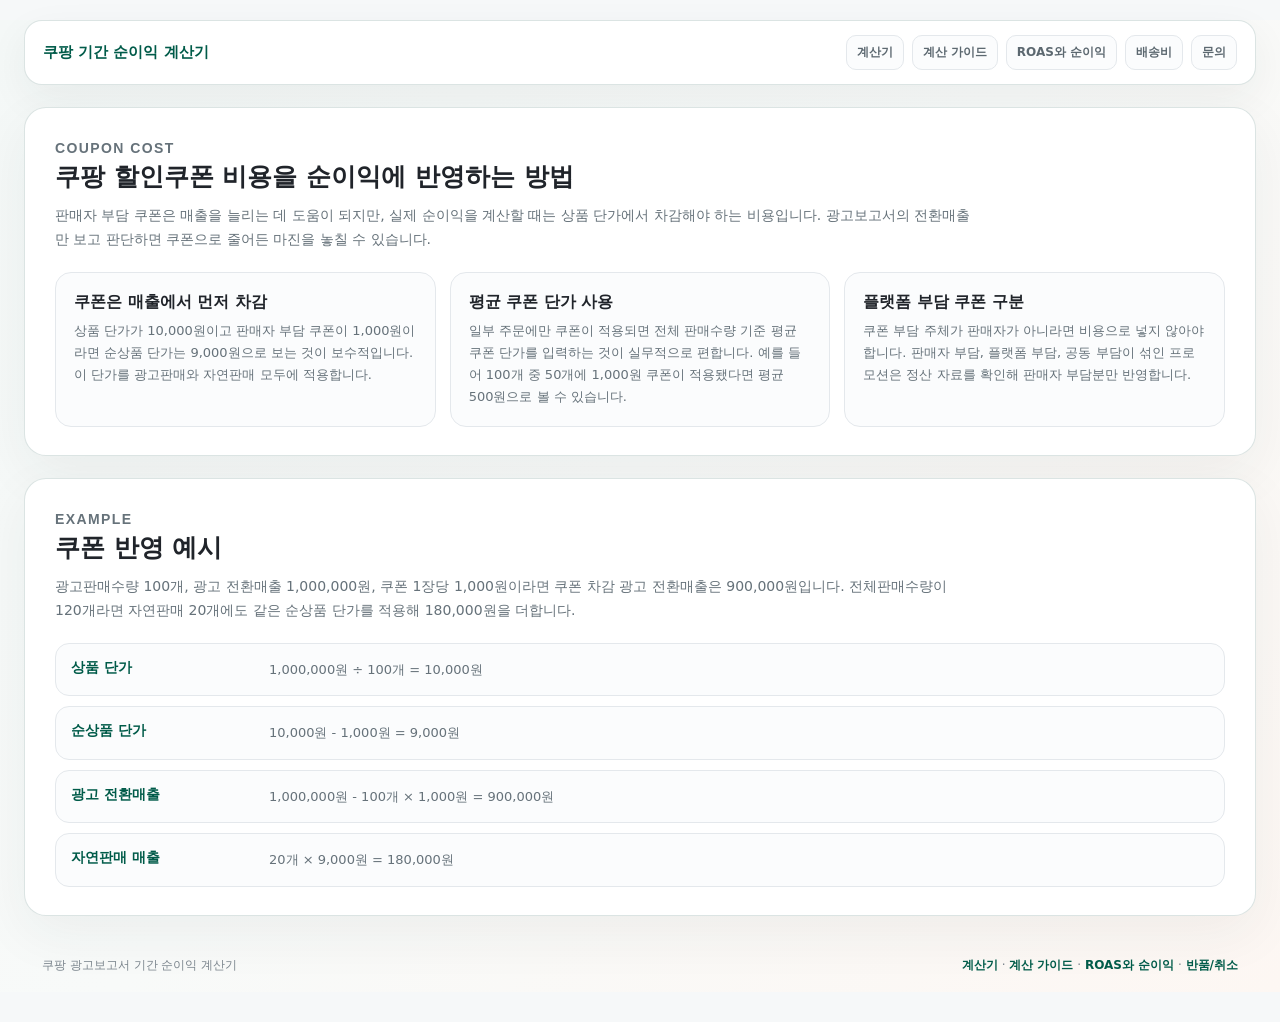
<file: coupon-cost.html>
<!doctype html>
<html lang="ko">
<head>
  <meta charset="UTF-8">
  <meta name="viewport" content="width=device-width, initial-scale=1.0">
  <meta name="description" content="쿠팡 판매자 부담 할인쿠폰이 전환매출, 자연판매 매출, 반품 매출, 순이익에 미치는 영향을 계산하는 방법입니다.">
  <meta name="robots" content="index,follow,max-snippet:-1,max-image-preview:large">
  <link rel="canonical" href="https://coupang-3p5.pages.dev/coupon-cost">
  <title>쿠팡 할인쿠폰 비용 반영 방법 | 쿠팡 광고보고서 순이익 계산기</title>
  <link rel="icon" href="./favicon.svg" type="image/svg+xml">
  <link rel="stylesheet" href="./style.css?v=saas-period-10">
</head>
<body>
  <header class="site-topbar wrap">
    <a class="site-brand" href="/">쿠팡 기간 순이익 계산기</a>
    <nav class="site-nav" aria-label="주요 메뉴">
      <a href="/">계산기</a>
      <a href="/guide">계산 가이드</a>
      <a href="/roas-profit">ROAS와 순이익</a>
      <a href="/shipping-fee">배송비</a>
      <a href="/#contact">문의</a>
    </nav>
  </header>
  <main id="main-content">
    <section class="quality-section wrap">
      <div class="quality-intro">
        <p class="eyebrow green">COUPON COST</p>
        <h1>쿠팡 할인쿠폰 비용을 순이익에 반영하는 방법</h1>
        <p>판매자 부담 쿠폰은 매출을 늘리는 데 도움이 되지만, 실제 순이익을 계산할 때는 상품 단가에서 차감해야 하는 비용입니다. 광고보고서의 전환매출만 보고 판단하면 쿠폰으로 줄어든 마진을 놓칠 수 있습니다.</p>
      </div>
      <div class="quality-grid">
        <article>
          <h2>쿠폰은 매출에서 먼저 차감</h2>
          <p>상품 단가가 10,000원이고 판매자 부담 쿠폰이 1,000원이라면 순상품 단가는 9,000원으로 보는 것이 보수적입니다. 이 단가를 광고판매와 자연판매 모두에 적용합니다.</p>
        </article>
        <article>
          <h2>평균 쿠폰 단가 사용</h2>
          <p>일부 주문에만 쿠폰이 적용되면 전체 판매수량 기준 평균 쿠폰 단가를 입력하는 것이 실무적으로 편합니다. 예를 들어 100개 중 50개에 1,000원 쿠폰이 적용됐다면 평균 500원으로 볼 수 있습니다.</p>
        </article>
        <article>
          <h2>플랫폼 부담 쿠폰 구분</h2>
          <p>쿠폰 부담 주체가 판매자가 아니라면 비용으로 넣지 않아야 합니다. 판매자 부담, 플랫폼 부담, 공동 부담이 섞인 프로모션은 정산 자료를 확인해 판매자 부담분만 반영합니다.</p>
        </article>
      </div>
    </section>

    <section class="quality-section wrap">
      <div class="quality-intro">
        <p class="eyebrow green">EXAMPLE</p>
        <h2>쿠폰 반영 예시</h2>
        <p>광고판매수량 100개, 광고 전환매출 1,000,000원, 쿠폰 1장당 1,000원이라면 쿠폰 차감 광고 전환매출은 900,000원입니다. 전체판매수량이 120개라면 자연판매 20개에도 같은 순상품 단가를 적용해 180,000원을 더합니다.</p>
      </div>
      <div class="quality-list">
        <div><strong>상품 단가</strong><span>1,000,000원 ÷ 100개 = 10,000원</span></div>
        <div><strong>순상품 단가</strong><span>10,000원 - 1,000원 = 9,000원</span></div>
        <div><strong>광고 전환매출</strong><span>1,000,000원 - 100개 × 1,000원 = 900,000원</span></div>
        <div><strong>자연판매 매출</strong><span>20개 × 9,000원 = 180,000원</span></div>
      </div>
    </section>
  </main>
  <div class="site-footer wrap">
    <span>쿠팡 광고보고서 기간 순이익 계산기</span>
    <span><a href="/">계산기</a> · <a href="/guide">계산 가이드</a> · <a href="/roas-profit">ROAS와 순이익</a> · <a href="/returns-cancel">반품/취소</a></span>
  </div>
</body>
</html>
</file>
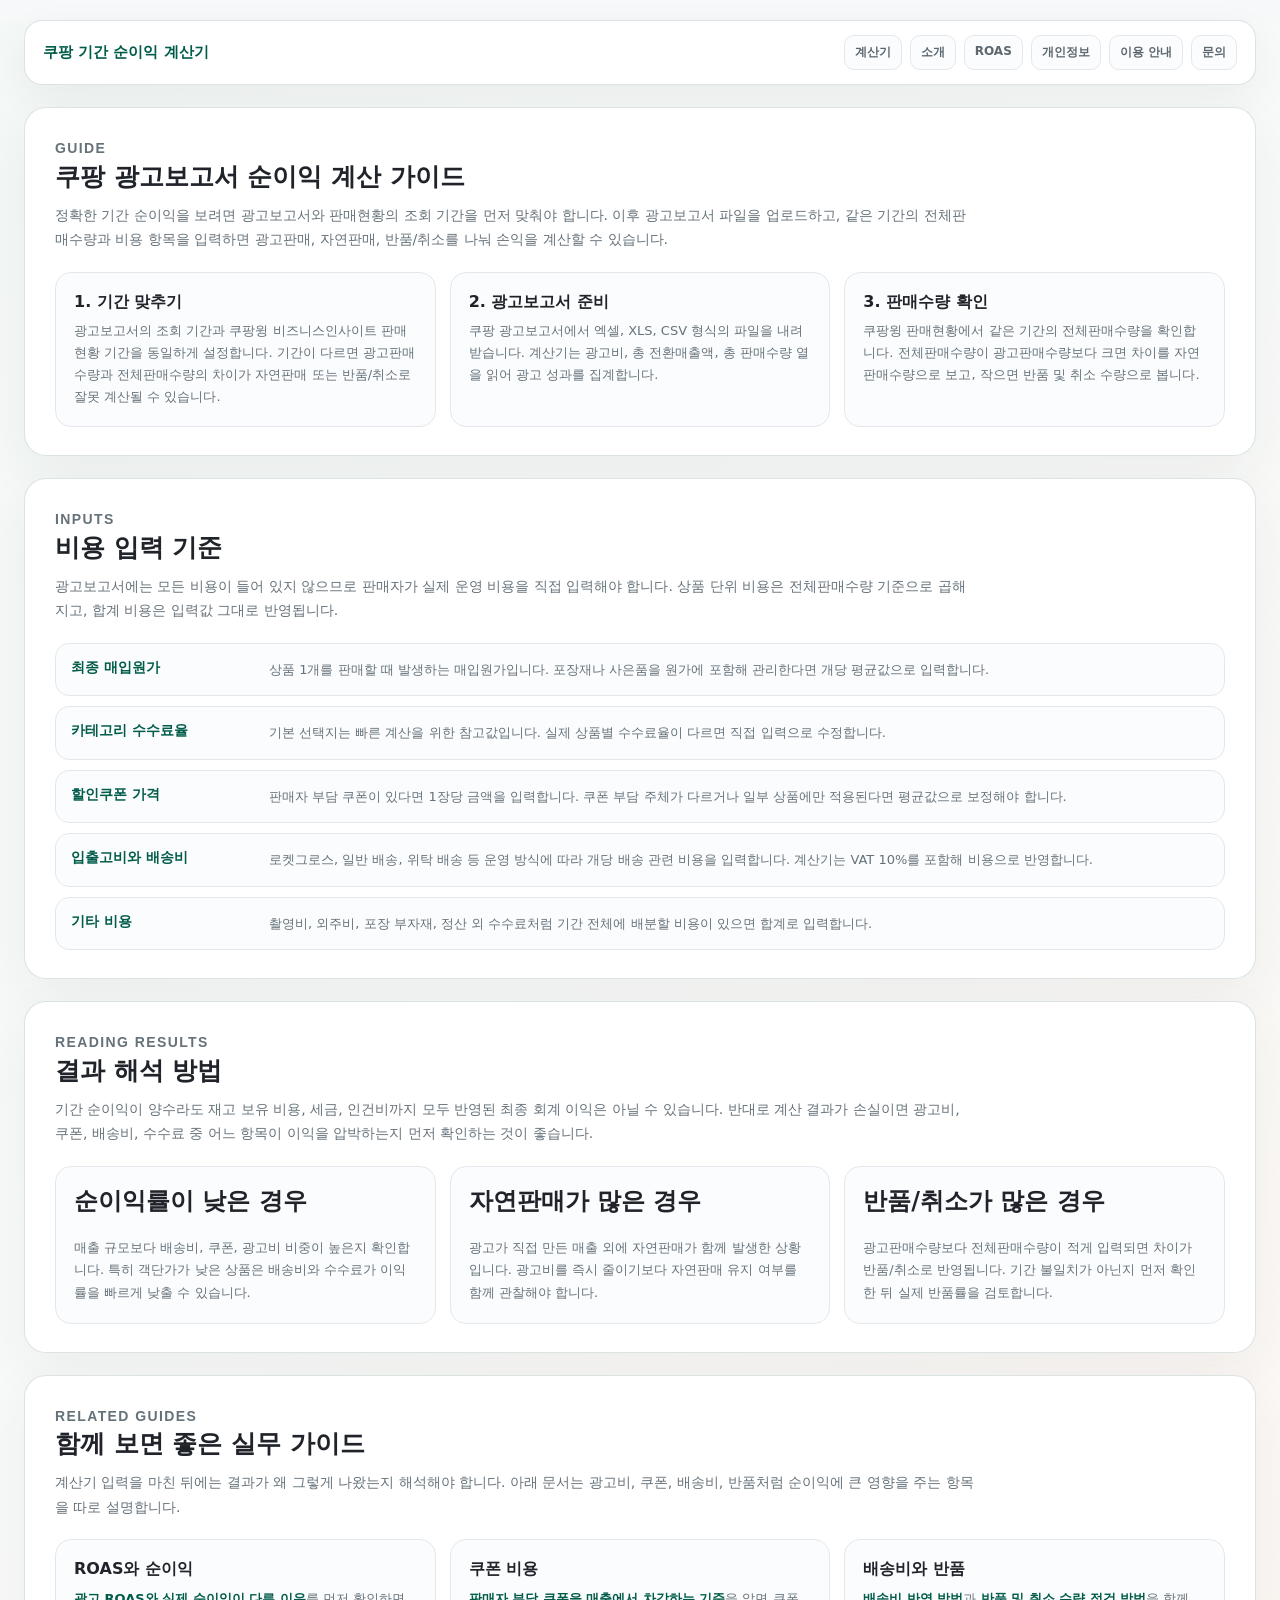
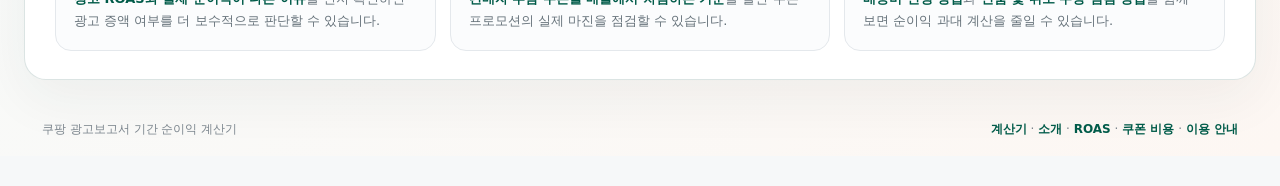
<file: guide.html>
<!doctype html>
<html lang="ko">
<head>
  <meta charset="UTF-8">
  <meta name="viewport" content="width=device-width, initial-scale=1.0">
  <meta name="description" content="쿠팡 광고보고서와 쿠팡윙 판매현황으로 기간 순이익을 계산하는 준비 자료, 입력 순서, 결과 해석 방법을 안내합니다.">
  <meta name="robots" content="index,follow,max-snippet:-1,max-image-preview:large">
  <link rel="canonical" href="https://coupang-3p5.pages.dev/guide">
  <title>계산 가이드 | 쿠팡 광고보고서 순이익 계산기</title>
  <link rel="icon" href="./favicon.svg" type="image/svg+xml">
  <link rel="stylesheet" href="./style.css?v=saas-period-10">
</head>
<body>
  <header class="site-topbar wrap">
    <a class="site-brand" href="/">쿠팡 기간 순이익 계산기</a>
    <nav class="site-nav" aria-label="주요 메뉴">
      <a href="/">계산기</a>
      <a href="/about">소개</a>
      <a href="/roas-profit">ROAS</a>
      <a href="/privacy">개인정보</a>
      <a href="/terms">이용 안내</a>
      <a href="/#contact">문의</a>
    </nav>
  </header>
  <main id="main-content">
    <section class="quality-section wrap">
      <div class="quality-intro">
        <p class="eyebrow green">GUIDE</p>
        <h1>쿠팡 광고보고서 순이익 계산 가이드</h1>
        <p>정확한 기간 순이익을 보려면 광고보고서와 판매현황의 조회 기간을 먼저 맞춰야 합니다. 이후 광고보고서 파일을 업로드하고, 같은 기간의 전체판매수량과 비용 항목을 입력하면 광고판매, 자연판매, 반품/취소를 나눠 손익을 계산할 수 있습니다.</p>
      </div>
      <div class="quality-grid">
        <article>
          <h2>1. 기간 맞추기</h2>
          <p>광고보고서의 조회 기간과 쿠팡윙 비즈니스인사이트 판매현황 기간을 동일하게 설정합니다. 기간이 다르면 광고판매수량과 전체판매수량의 차이가 자연판매 또는 반품/취소로 잘못 계산될 수 있습니다.</p>
        </article>
        <article>
          <h2>2. 광고보고서 준비</h2>
          <p>쿠팡 광고보고서에서 엑셀, XLS, CSV 형식의 파일을 내려받습니다. 계산기는 광고비, 총 전환매출액, 총 판매수량 열을 읽어 광고 성과를 집계합니다.</p>
        </article>
        <article>
          <h2>3. 판매수량 확인</h2>
          <p>쿠팡윙 판매현황에서 같은 기간의 전체판매수량을 확인합니다. 전체판매수량이 광고판매수량보다 크면 차이를 자연판매수량으로 보고, 작으면 반품 및 취소 수량으로 봅니다.</p>
        </article>
      </div>
    </section>

    <section class="quality-section wrap">
      <div class="quality-intro">
        <p class="eyebrow green">INPUTS</p>
        <h2>비용 입력 기준</h2>
        <p>광고보고서에는 모든 비용이 들어 있지 않으므로 판매자가 실제 운영 비용을 직접 입력해야 합니다. 상품 단위 비용은 전체판매수량 기준으로 곱해지고, 합계 비용은 입력값 그대로 반영됩니다.</p>
      </div>
      <div class="quality-list">
        <div><strong>최종 매입원가</strong><span>상품 1개를 판매할 때 발생하는 매입원가입니다. 포장재나 사은품을 원가에 포함해 관리한다면 개당 평균값으로 입력합니다.</span></div>
        <div><strong>카테고리 수수료율</strong><span>기본 선택지는 빠른 계산을 위한 참고값입니다. 실제 상품별 수수료율이 다르면 직접 입력으로 수정합니다.</span></div>
        <div><strong>할인쿠폰 가격</strong><span>판매자 부담 쿠폰이 있다면 1장당 금액을 입력합니다. 쿠폰 부담 주체가 다르거나 일부 상품에만 적용된다면 평균값으로 보정해야 합니다.</span></div>
        <div><strong>입출고비와 배송비</strong><span>로켓그로스, 일반 배송, 위탁 배송 등 운영 방식에 따라 개당 배송 관련 비용을 입력합니다. 계산기는 VAT 10%를 포함해 비용으로 반영합니다.</span></div>
        <div><strong>기타 비용</strong><span>촬영비, 외주비, 포장 부자재, 정산 외 수수료처럼 기간 전체에 배분할 비용이 있으면 합계로 입력합니다.</span></div>
      </div>
    </section>

    <section class="quality-section wrap">
      <div class="quality-intro">
        <p class="eyebrow green">READING RESULTS</p>
        <h2>결과 해석 방법</h2>
        <p>기간 순이익이 양수라도 재고 보유 비용, 세금, 인건비까지 모두 반영된 최종 회계 이익은 아닐 수 있습니다. 반대로 계산 결과가 손실이면 광고비, 쿠폰, 배송비, 수수료 중 어느 항목이 이익을 압박하는지 먼저 확인하는 것이 좋습니다.</p>
      </div>
      <div class="example-grid">
        <article>
          <h2>순이익률이 낮은 경우</h2>
          <p>매출 규모보다 배송비, 쿠폰, 광고비 비중이 높은지 확인합니다. 특히 객단가가 낮은 상품은 배송비와 수수료가 이익률을 빠르게 낮출 수 있습니다.</p>
        </article>
        <article>
          <h2>자연판매가 많은 경우</h2>
          <p>광고가 직접 만든 매출 외에 자연판매가 함께 발생한 상황입니다. 광고비를 즉시 줄이기보다 자연판매 유지 여부를 함께 관찰해야 합니다.</p>
        </article>
        <article>
          <h2>반품/취소가 많은 경우</h2>
          <p>광고판매수량보다 전체판매수량이 적게 입력되면 차이가 반품/취소로 반영됩니다. 기간 불일치가 아닌지 먼저 확인한 뒤 실제 반품률을 검토합니다.</p>
        </article>
      </div>
    </section>

    <section class="quality-section wrap">
      <div class="quality-intro">
        <p class="eyebrow green">RELATED GUIDES</p>
        <h2>함께 보면 좋은 실무 가이드</h2>
        <p>계산기 입력을 마친 뒤에는 결과가 왜 그렇게 나왔는지 해석해야 합니다. 아래 문서는 광고비, 쿠폰, 배송비, 반품처럼 순이익에 큰 영향을 주는 항목을 따로 설명합니다.</p>
      </div>
      <div class="quality-grid">
        <article>
          <h2>ROAS와 순이익</h2>
          <p><a href="/roas-profit">광고 ROAS와 실제 순이익이 다른 이유</a>를 먼저 확인하면 광고 증액 여부를 더 보수적으로 판단할 수 있습니다.</p>
        </article>
        <article>
          <h2>쿠폰 비용</h2>
          <p><a href="/coupon-cost">판매자 부담 쿠폰을 매출에서 차감하는 기준</a>을 알면 쿠폰 프로모션의 실제 마진을 점검할 수 있습니다.</p>
        </article>
        <article>
          <h2>배송비와 반품</h2>
          <p><a href="/shipping-fee">배송비 반영 방법</a>과 <a href="/returns-cancel">반품 및 취소 수량 점검 방법</a>을 함께 보면 순이익 과대 계산을 줄일 수 있습니다.</p>
        </article>
      </div>
    </section>
  </main>
  <div class="site-footer wrap">
    <span>쿠팡 광고보고서 기간 순이익 계산기</span>
    <span><a href="/">계산기</a> · <a href="/about">소개</a> · <a href="/roas-profit">ROAS</a> · <a href="/coupon-cost">쿠폰 비용</a> · <a href="/terms">이용 안내</a></span>
  </div>
</body>
</html>
</file>
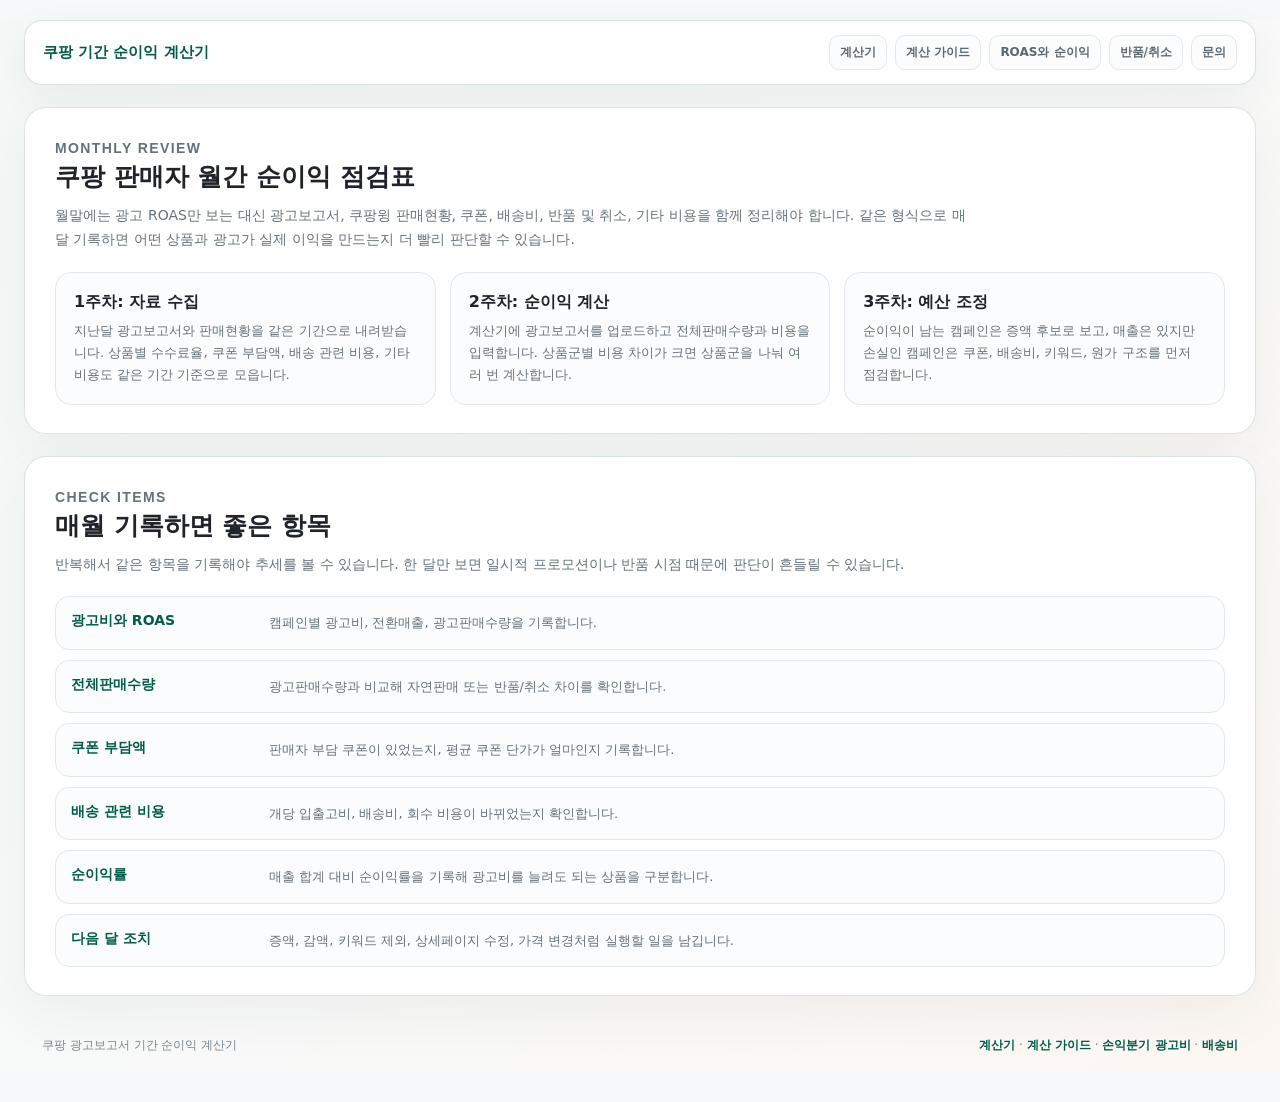
<file: monthly-checklist.html>
<!doctype html>
<html lang="ko">
<head>
  <meta charset="UTF-8">
  <meta name="viewport" content="width=device-width, initial-scale=1.0">
  <meta name="description" content="쿠팡 판매자가 월별로 광고보고서, 판매현황, 쿠폰, 배송비, 반품, 순이익을 점검하는 체크리스트입니다.">
  <meta name="robots" content="index,follow,max-snippet:-1,max-image-preview:large">
  <link rel="canonical" href="https://coupang-3p5.pages.dev/monthly-checklist">
  <title>쿠팡 판매자 월간 순이익 점검표 | 쿠팡 광고보고서 순이익 계산기</title>
  <link rel="icon" href="./favicon.svg" type="image/svg+xml">
  <link rel="stylesheet" href="./style.css?v=saas-period-10">
</head>
<body>
  <header class="site-topbar wrap">
    <a class="site-brand" href="/">쿠팡 기간 순이익 계산기</a>
    <nav class="site-nav" aria-label="주요 메뉴">
      <a href="/">계산기</a>
      <a href="/guide">계산 가이드</a>
      <a href="/roas-profit">ROAS와 순이익</a>
      <a href="/returns-cancel">반품/취소</a>
      <a href="/#contact">문의</a>
    </nav>
  </header>
  <main id="main-content">
    <section class="quality-section wrap">
      <div class="quality-intro">
        <p class="eyebrow green">MONTHLY REVIEW</p>
        <h1>쿠팡 판매자 월간 순이익 점검표</h1>
        <p>월말에는 광고 ROAS만 보는 대신 광고보고서, 쿠팡윙 판매현황, 쿠폰, 배송비, 반품 및 취소, 기타 비용을 함께 정리해야 합니다. 같은 형식으로 매달 기록하면 어떤 상품과 광고가 실제 이익을 만드는지 더 빨리 판단할 수 있습니다.</p>
      </div>
      <div class="quality-grid">
        <article>
          <h2>1주차: 자료 수집</h2>
          <p>지난달 광고보고서와 판매현황을 같은 기간으로 내려받습니다. 상품별 수수료율, 쿠폰 부담액, 배송 관련 비용, 기타 비용도 같은 기간 기준으로 모읍니다.</p>
        </article>
        <article>
          <h2>2주차: 순이익 계산</h2>
          <p>계산기에 광고보고서를 업로드하고 전체판매수량과 비용을 입력합니다. 상품군별 비용 차이가 크면 상품군을 나눠 여러 번 계산합니다.</p>
        </article>
        <article>
          <h2>3주차: 예산 조정</h2>
          <p>순이익이 남는 캠페인은 증액 후보로 보고, 매출은 있지만 손실인 캠페인은 쿠폰, 배송비, 키워드, 원가 구조를 먼저 점검합니다.</p>
        </article>
      </div>
    </section>

    <section class="quality-section wrap">
      <div class="quality-intro">
        <p class="eyebrow green">CHECK ITEMS</p>
        <h2>매월 기록하면 좋은 항목</h2>
        <p>반복해서 같은 항목을 기록해야 추세를 볼 수 있습니다. 한 달만 보면 일시적 프로모션이나 반품 시점 때문에 판단이 흔들릴 수 있습니다.</p>
      </div>
      <div class="quality-list">
        <div><strong>광고비와 ROAS</strong><span>캠페인별 광고비, 전환매출, 광고판매수량을 기록합니다.</span></div>
        <div><strong>전체판매수량</strong><span>광고판매수량과 비교해 자연판매 또는 반품/취소 차이를 확인합니다.</span></div>
        <div><strong>쿠폰 부담액</strong><span>판매자 부담 쿠폰이 있었는지, 평균 쿠폰 단가가 얼마인지 기록합니다.</span></div>
        <div><strong>배송 관련 비용</strong><span>개당 입출고비, 배송비, 회수 비용이 바뀌었는지 확인합니다.</span></div>
        <div><strong>순이익률</strong><span>매출 합계 대비 순이익률을 기록해 광고비를 늘려도 되는 상품을 구분합니다.</span></div>
        <div><strong>다음 달 조치</strong><span>증액, 감액, 키워드 제외, 상세페이지 수정, 가격 변경처럼 실행할 일을 남깁니다.</span></div>
      </div>
    </section>
  </main>
  <div class="site-footer wrap">
    <span>쿠팡 광고보고서 기간 순이익 계산기</span>
    <span><a href="/">계산기</a> · <a href="/guide">계산 가이드</a> · <a href="/break-even-ad-spend">손익분기 광고비</a> · <a href="/shipping-fee">배송비</a></span>
  </div>
</body>
</html>
</file>
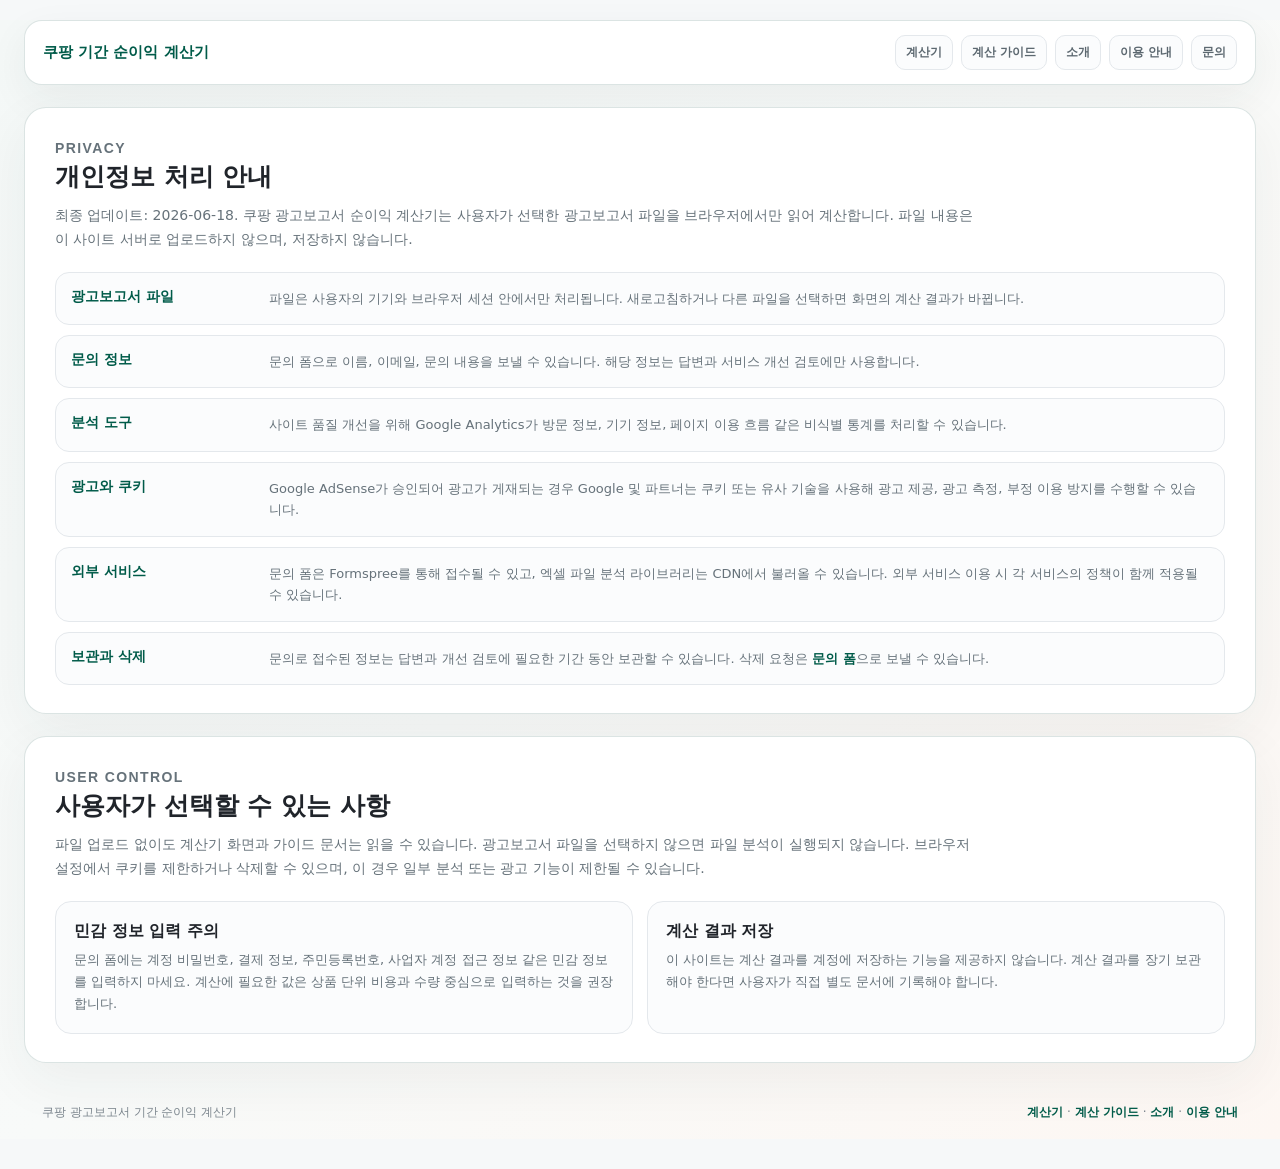
<file: privacy.html>
<!doctype html>
<html lang="ko">
<head>
  <meta charset="UTF-8">
  <meta name="viewport" content="width=device-width, initial-scale=1.0">
  <meta name="description" content="쿠팡 광고보고서 순이익 계산기의 파일 처리, 문의 정보, 쿠키, 분석 도구, 광고 관련 개인정보 처리 안내입니다.">
  <meta name="robots" content="index,follow,max-snippet:-1,max-image-preview:large">
  <link rel="canonical" href="https://coupang-3p5.pages.dev/privacy">
  <title>개인정보 처리 안내 | 쿠팡 광고보고서 순이익 계산기</title>
  <link rel="icon" href="./favicon.svg" type="image/svg+xml">
  <link rel="stylesheet" href="./style.css?v=saas-period-10">
</head>
<body>
  <header class="site-topbar wrap">
    <a class="site-brand" href="/">쿠팡 기간 순이익 계산기</a>
    <nav class="site-nav" aria-label="주요 메뉴">
      <a href="/">계산기</a>
      <a href="/guide">계산 가이드</a>
      <a href="/about">소개</a>
      <a href="/terms">이용 안내</a>
      <a href="/#contact">문의</a>
    </nav>
  </header>
  <main id="main-content">
    <section class="quality-section wrap">
      <div class="quality-intro">
        <p class="eyebrow green">PRIVACY</p>
        <h1>개인정보 처리 안내</h1>
        <p>최종 업데이트: 2026-06-18. 쿠팡 광고보고서 순이익 계산기는 사용자가 선택한 광고보고서 파일을 브라우저에서만 읽어 계산합니다. 파일 내용은 이 사이트 서버로 업로드하지 않으며, 저장하지 않습니다.</p>
      </div>
      <div class="quality-list">
        <div><strong>광고보고서 파일</strong><span>파일은 사용자의 기기와 브라우저 세션 안에서만 처리됩니다. 새로고침하거나 다른 파일을 선택하면 화면의 계산 결과가 바뀝니다.</span></div>
        <div><strong>문의 정보</strong><span>문의 폼으로 이름, 이메일, 문의 내용을 보낼 수 있습니다. 해당 정보는 답변과 서비스 개선 검토에만 사용합니다.</span></div>
        <div><strong>분석 도구</strong><span>사이트 품질 개선을 위해 Google Analytics가 방문 정보, 기기 정보, 페이지 이용 흐름 같은 비식별 통계를 처리할 수 있습니다.</span></div>
        <div><strong>광고와 쿠키</strong><span>Google AdSense가 승인되어 광고가 게재되는 경우 Google 및 파트너는 쿠키 또는 유사 기술을 사용해 광고 제공, 광고 측정, 부정 이용 방지를 수행할 수 있습니다.</span></div>
        <div><strong>외부 서비스</strong><span>문의 폼은 Formspree를 통해 접수될 수 있고, 엑셀 파일 분석 라이브러리는 CDN에서 불러올 수 있습니다. 외부 서비스 이용 시 각 서비스의 정책이 함께 적용될 수 있습니다.</span></div>
        <div><strong>보관과 삭제</strong><span>문의로 접수된 정보는 답변과 개선 검토에 필요한 기간 동안 보관할 수 있습니다. 삭제 요청은 <a href="/#contact">문의 폼</a>으로 보낼 수 있습니다.</span></div>
      </div>
    </section>

    <section class="quality-section wrap">
      <div class="quality-intro">
        <p class="eyebrow green">USER CONTROL</p>
        <h2>사용자가 선택할 수 있는 사항</h2>
        <p>파일 업로드 없이도 계산기 화면과 가이드 문서는 읽을 수 있습니다. 광고보고서 파일을 선택하지 않으면 파일 분석이 실행되지 않습니다. 브라우저 설정에서 쿠키를 제한하거나 삭제할 수 있으며, 이 경우 일부 분석 또는 광고 기능이 제한될 수 있습니다.</p>
      </div>
      <div class="quality-grid two">
        <article>
          <h2>민감 정보 입력 주의</h2>
          <p>문의 폼에는 계정 비밀번호, 결제 정보, 주민등록번호, 사업자 계정 접근 정보 같은 민감 정보를 입력하지 마세요. 계산에 필요한 값은 상품 단위 비용과 수량 중심으로 입력하는 것을 권장합니다.</p>
        </article>
        <article>
          <h2>계산 결과 저장</h2>
          <p>이 사이트는 계산 결과를 계정에 저장하는 기능을 제공하지 않습니다. 계산 결과를 장기 보관해야 한다면 사용자가 직접 별도 문서에 기록해야 합니다.</p>
        </article>
      </div>
    </section>
  </main>
  <div class="site-footer wrap">
    <span>쿠팡 광고보고서 기간 순이익 계산기</span>
    <span><a href="/">계산기</a> · <a href="/guide">계산 가이드</a> · <a href="/about">소개</a> · <a href="/terms">이용 안내</a></span>
  </div>
</body>
</html>
</file>
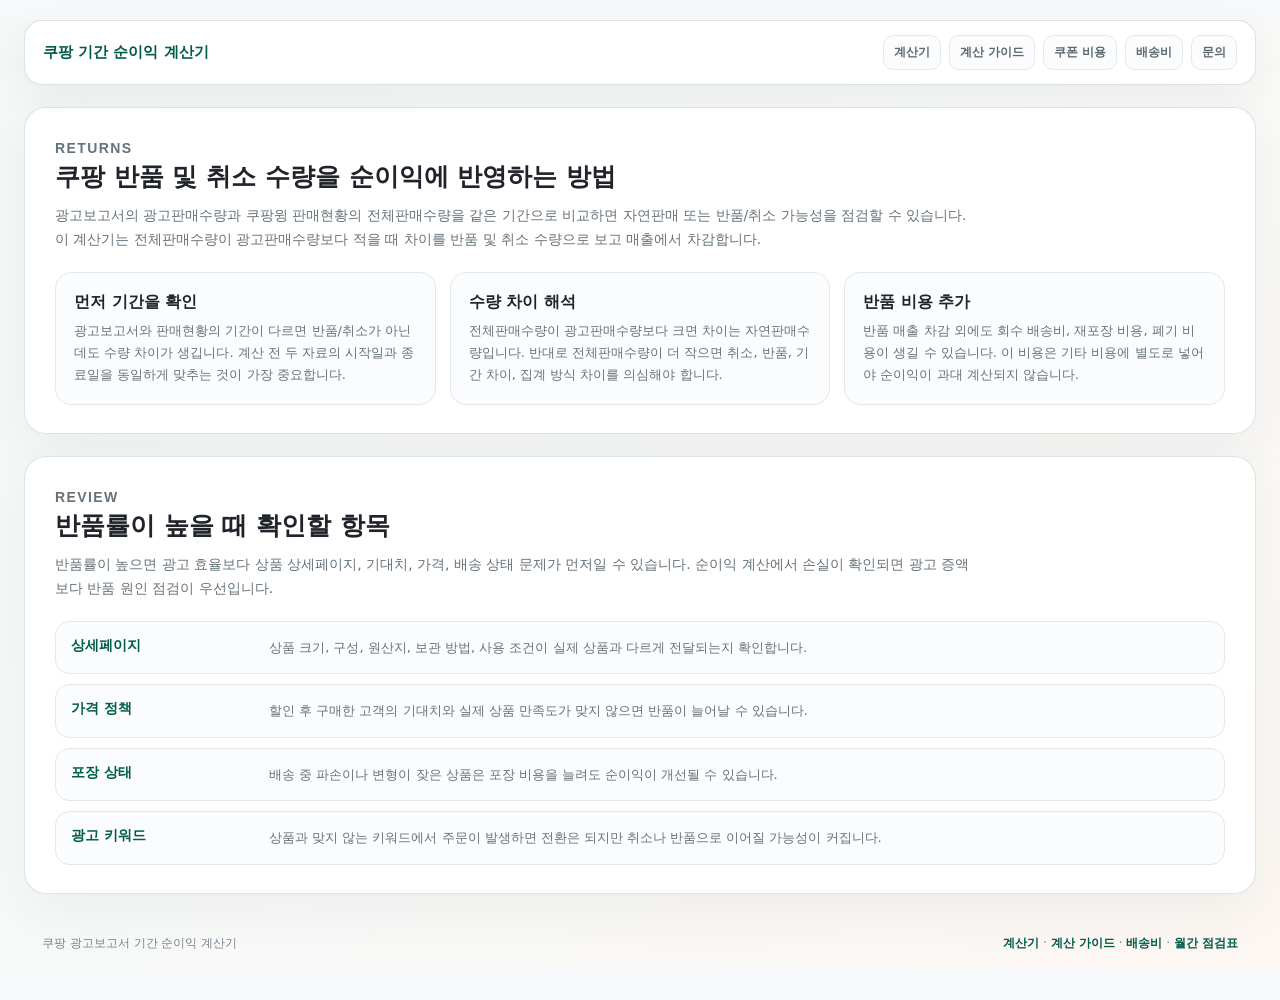
<file: returns-cancel.html>
<!doctype html>
<html lang="ko">
<head>
  <meta charset="UTF-8">
  <meta name="viewport" content="width=device-width, initial-scale=1.0">
  <meta name="description" content="쿠팡 광고보고서 판매수량과 전체판매수량 차이로 반품 및 취소를 점검하고 순이익에 반영하는 방법입니다.">
  <meta name="robots" content="index,follow,max-snippet:-1,max-image-preview:large">
  <link rel="canonical" href="https://coupang-3p5.pages.dev/returns-cancel">
  <title>쿠팡 반품 및 취소 수량 반영 방법 | 쿠팡 광고보고서 순이익 계산기</title>
  <link rel="icon" href="./favicon.svg" type="image/svg+xml">
  <link rel="stylesheet" href="./style.css?v=saas-period-10">
</head>
<body>
  <header class="site-topbar wrap">
    <a class="site-brand" href="/">쿠팡 기간 순이익 계산기</a>
    <nav class="site-nav" aria-label="주요 메뉴">
      <a href="/">계산기</a>
      <a href="/guide">계산 가이드</a>
      <a href="/coupon-cost">쿠폰 비용</a>
      <a href="/shipping-fee">배송비</a>
      <a href="/#contact">문의</a>
    </nav>
  </header>
  <main id="main-content">
    <section class="quality-section wrap">
      <div class="quality-intro">
        <p class="eyebrow green">RETURNS</p>
        <h1>쿠팡 반품 및 취소 수량을 순이익에 반영하는 방법</h1>
        <p>광고보고서의 광고판매수량과 쿠팡윙 판매현황의 전체판매수량을 같은 기간으로 비교하면 자연판매 또는 반품/취소 가능성을 점검할 수 있습니다. 이 계산기는 전체판매수량이 광고판매수량보다 적을 때 차이를 반품 및 취소 수량으로 보고 매출에서 차감합니다.</p>
      </div>
      <div class="quality-grid">
        <article>
          <h2>먼저 기간을 확인</h2>
          <p>광고보고서와 판매현황의 기간이 다르면 반품/취소가 아닌데도 수량 차이가 생깁니다. 계산 전 두 자료의 시작일과 종료일을 동일하게 맞추는 것이 가장 중요합니다.</p>
        </article>
        <article>
          <h2>수량 차이 해석</h2>
          <p>전체판매수량이 광고판매수량보다 크면 차이는 자연판매수량입니다. 반대로 전체판매수량이 더 작으면 취소, 반품, 기간 차이, 집계 방식 차이를 의심해야 합니다.</p>
        </article>
        <article>
          <h2>반품 비용 추가</h2>
          <p>반품 매출 차감 외에도 회수 배송비, 재포장 비용, 폐기 비용이 생길 수 있습니다. 이 비용은 기타 비용에 별도로 넣어야 순이익이 과대 계산되지 않습니다.</p>
        </article>
      </div>
    </section>

    <section class="quality-section wrap">
      <div class="quality-intro">
        <p class="eyebrow green">REVIEW</p>
        <h2>반품률이 높을 때 확인할 항목</h2>
        <p>반품률이 높으면 광고 효율보다 상품 상세페이지, 기대치, 가격, 배송 상태 문제가 먼저일 수 있습니다. 순이익 계산에서 손실이 확인되면 광고 증액보다 반품 원인 점검이 우선입니다.</p>
      </div>
      <div class="quality-list">
        <div><strong>상세페이지</strong><span>상품 크기, 구성, 원산지, 보관 방법, 사용 조건이 실제 상품과 다르게 전달되는지 확인합니다.</span></div>
        <div><strong>가격 정책</strong><span>할인 후 구매한 고객의 기대치와 실제 상품 만족도가 맞지 않으면 반품이 늘어날 수 있습니다.</span></div>
        <div><strong>포장 상태</strong><span>배송 중 파손이나 변형이 잦은 상품은 포장 비용을 늘려도 순이익이 개선될 수 있습니다.</span></div>
        <div><strong>광고 키워드</strong><span>상품과 맞지 않는 키워드에서 주문이 발생하면 전환은 되지만 취소나 반품으로 이어질 가능성이 커집니다.</span></div>
      </div>
    </section>
  </main>
  <div class="site-footer wrap">
    <span>쿠팡 광고보고서 기간 순이익 계산기</span>
    <span><a href="/">계산기</a> · <a href="/guide">계산 가이드</a> · <a href="/shipping-fee">배송비</a> · <a href="/monthly-checklist">월간 점검표</a></span>
  </div>
</body>
</html>
</file>
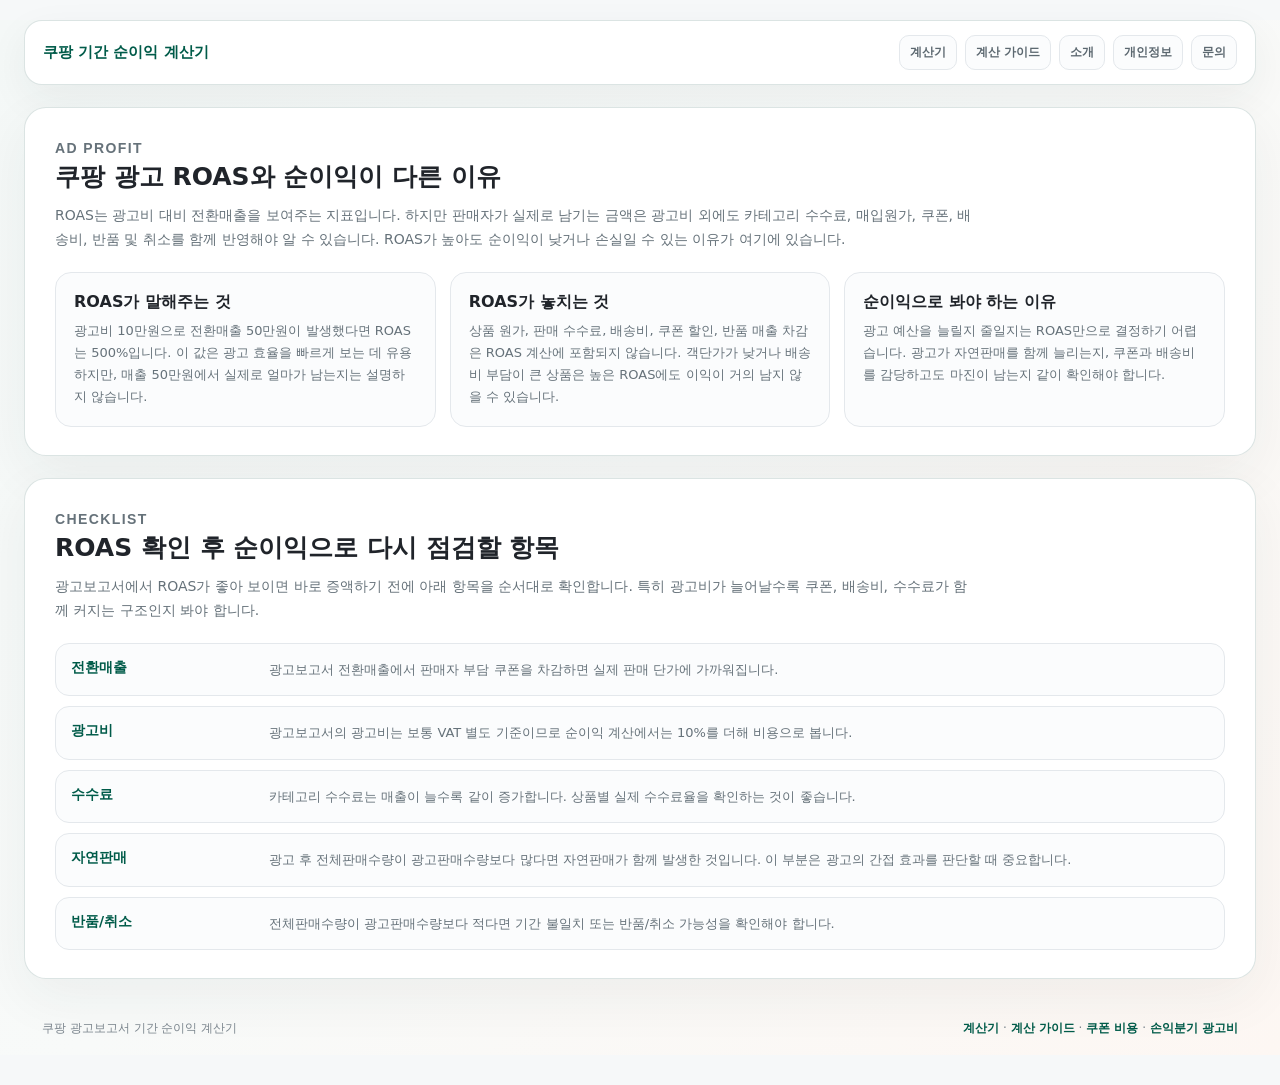
<file: roas-profit.html>
<!doctype html>
<html lang="ko">
<head>
  <meta charset="UTF-8">
  <meta name="viewport" content="width=device-width, initial-scale=1.0">
  <meta name="description" content="쿠팡 광고 ROAS와 실제 순이익이 다른 이유를 광고비, 수수료, 원가, 쿠폰, 배송비 관점에서 설명합니다.">
  <meta name="robots" content="index,follow,max-snippet:-1,max-image-preview:large">
  <link rel="canonical" href="https://coupang-3p5.pages.dev/roas-profit">
  <title>쿠팡 광고 ROAS와 순이익 차이 | 쿠팡 광고보고서 순이익 계산기</title>
  <link rel="icon" href="./favicon.svg" type="image/svg+xml">
  <link rel="stylesheet" href="./style.css?v=saas-period-10">
</head>
<body>
  <header class="site-topbar wrap">
    <a class="site-brand" href="/">쿠팡 기간 순이익 계산기</a>
    <nav class="site-nav" aria-label="주요 메뉴">
      <a href="/">계산기</a>
      <a href="/guide">계산 가이드</a>
      <a href="/about">소개</a>
      <a href="/privacy">개인정보</a>
      <a href="/#contact">문의</a>
    </nav>
  </header>
  <main id="main-content">
    <section class="quality-section wrap">
      <div class="quality-intro">
        <p class="eyebrow green">AD PROFIT</p>
        <h1>쿠팡 광고 ROAS와 순이익이 다른 이유</h1>
        <p>ROAS는 광고비 대비 전환매출을 보여주는 지표입니다. 하지만 판매자가 실제로 남기는 금액은 광고비 외에도 카테고리 수수료, 매입원가, 쿠폰, 배송비, 반품 및 취소를 함께 반영해야 알 수 있습니다. ROAS가 높아도 순이익이 낮거나 손실일 수 있는 이유가 여기에 있습니다.</p>
      </div>
      <div class="quality-grid">
        <article>
          <h2>ROAS가 말해주는 것</h2>
          <p>광고비 10만원으로 전환매출 50만원이 발생했다면 ROAS는 500%입니다. 이 값은 광고 효율을 빠르게 보는 데 유용하지만, 매출 50만원에서 실제로 얼마가 남는지는 설명하지 않습니다.</p>
        </article>
        <article>
          <h2>ROAS가 놓치는 것</h2>
          <p>상품 원가, 판매 수수료, 배송비, 쿠폰 할인, 반품 매출 차감은 ROAS 계산에 포함되지 않습니다. 객단가가 낮거나 배송비 부담이 큰 상품은 높은 ROAS에도 이익이 거의 남지 않을 수 있습니다.</p>
        </article>
        <article>
          <h2>순이익으로 봐야 하는 이유</h2>
          <p>광고 예산을 늘릴지 줄일지는 ROAS만으로 결정하기 어렵습니다. 광고가 자연판매를 함께 늘리는지, 쿠폰과 배송비를 감당하고도 마진이 남는지 같이 확인해야 합니다.</p>
        </article>
      </div>
    </section>

    <section class="quality-section wrap">
      <div class="quality-intro">
        <p class="eyebrow green">CHECKLIST</p>
        <h2>ROAS 확인 후 순이익으로 다시 점검할 항목</h2>
        <p>광고보고서에서 ROAS가 좋아 보이면 바로 증액하기 전에 아래 항목을 순서대로 확인합니다. 특히 광고비가 늘어날수록 쿠폰, 배송비, 수수료가 함께 커지는 구조인지 봐야 합니다.</p>
      </div>
      <div class="quality-list">
        <div><strong>전환매출</strong><span>광고보고서 전환매출에서 판매자 부담 쿠폰을 차감하면 실제 판매 단가에 가까워집니다.</span></div>
        <div><strong>광고비</strong><span>광고보고서의 광고비는 보통 VAT 별도 기준이므로 순이익 계산에서는 10%를 더해 비용으로 봅니다.</span></div>
        <div><strong>수수료</strong><span>카테고리 수수료는 매출이 늘수록 같이 증가합니다. 상품별 실제 수수료율을 확인하는 것이 좋습니다.</span></div>
        <div><strong>자연판매</strong><span>광고 후 전체판매수량이 광고판매수량보다 많다면 자연판매가 함께 발생한 것입니다. 이 부분은 광고의 간접 효과를 판단할 때 중요합니다.</span></div>
        <div><strong>반품/취소</strong><span>전체판매수량이 광고판매수량보다 적다면 기간 불일치 또는 반품/취소 가능성을 확인해야 합니다.</span></div>
      </div>
    </section>
  </main>
  <div class="site-footer wrap">
    <span>쿠팡 광고보고서 기간 순이익 계산기</span>
    <span><a href="/">계산기</a> · <a href="/guide">계산 가이드</a> · <a href="/coupon-cost">쿠폰 비용</a> · <a href="/break-even-ad-spend">손익분기 광고비</a></span>
  </div>
</body>
</html>
</file>
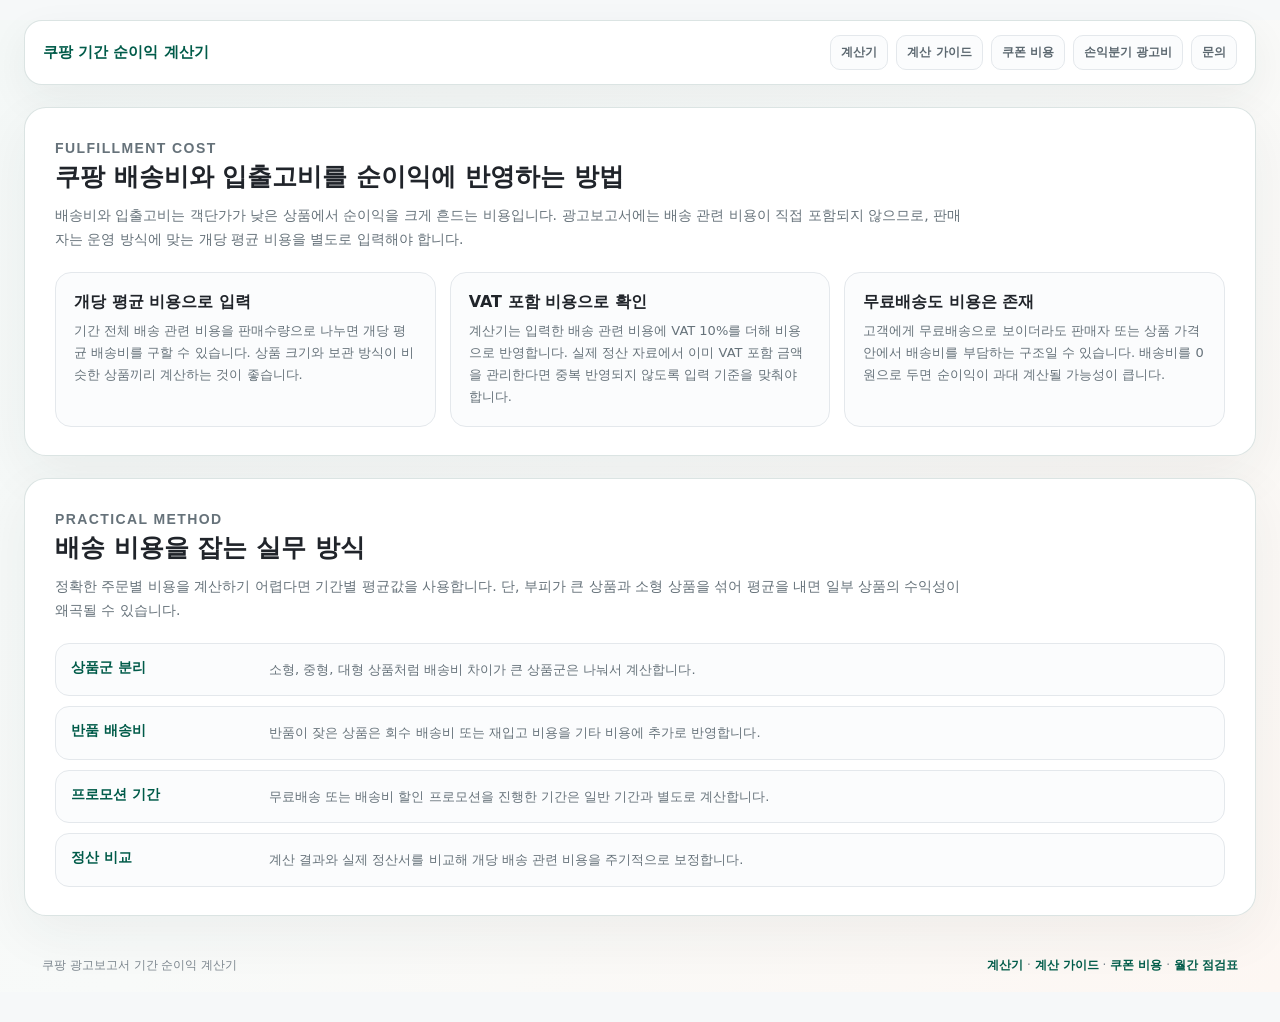
<file: shipping-fee.html>
<!doctype html>
<html lang="ko">
<head>
  <meta charset="UTF-8">
  <meta name="viewport" content="width=device-width, initial-scale=1.0">
  <meta name="description" content="쿠팡 판매자의 입출고비, 배송비, 로켓그로스 비용을 개당 비용과 VAT 포함 비용으로 순이익에 반영하는 방법입니다.">
  <meta name="robots" content="index,follow,max-snippet:-1,max-image-preview:large">
  <link rel="canonical" href="https://coupang-3p5.pages.dev/shipping-fee">
  <title>쿠팡 배송비와 입출고비 반영 방법 | 쿠팡 광고보고서 순이익 계산기</title>
  <link rel="icon" href="./favicon.svg" type="image/svg+xml">
  <link rel="stylesheet" href="./style.css?v=saas-period-10">
</head>
<body>
  <header class="site-topbar wrap">
    <a class="site-brand" href="/">쿠팡 기간 순이익 계산기</a>
    <nav class="site-nav" aria-label="주요 메뉴">
      <a href="/">계산기</a>
      <a href="/guide">계산 가이드</a>
      <a href="/coupon-cost">쿠폰 비용</a>
      <a href="/break-even-ad-spend">손익분기 광고비</a>
      <a href="/#contact">문의</a>
    </nav>
  </header>
  <main id="main-content">
    <section class="quality-section wrap">
      <div class="quality-intro">
        <p class="eyebrow green">FULFILLMENT COST</p>
        <h1>쿠팡 배송비와 입출고비를 순이익에 반영하는 방법</h1>
        <p>배송비와 입출고비는 객단가가 낮은 상품에서 순이익을 크게 흔드는 비용입니다. 광고보고서에는 배송 관련 비용이 직접 포함되지 않으므로, 판매자는 운영 방식에 맞는 개당 평균 비용을 별도로 입력해야 합니다.</p>
      </div>
      <div class="quality-grid">
        <article>
          <h2>개당 평균 비용으로 입력</h2>
          <p>기간 전체 배송 관련 비용을 판매수량으로 나누면 개당 평균 배송비를 구할 수 있습니다. 상품 크기와 보관 방식이 비슷한 상품끼리 계산하는 것이 좋습니다.</p>
        </article>
        <article>
          <h2>VAT 포함 비용으로 확인</h2>
          <p>계산기는 입력한 배송 관련 비용에 VAT 10%를 더해 비용으로 반영합니다. 실제 정산 자료에서 이미 VAT 포함 금액을 관리한다면 중복 반영되지 않도록 입력 기준을 맞춰야 합니다.</p>
        </article>
        <article>
          <h2>무료배송도 비용은 존재</h2>
          <p>고객에게 무료배송으로 보이더라도 판매자 또는 상품 가격 안에서 배송비를 부담하는 구조일 수 있습니다. 배송비를 0원으로 두면 순이익이 과대 계산될 가능성이 큽니다.</p>
        </article>
      </div>
    </section>

    <section class="quality-section wrap">
      <div class="quality-intro">
        <p class="eyebrow green">PRACTICAL METHOD</p>
        <h2>배송 비용을 잡는 실무 방식</h2>
        <p>정확한 주문별 비용을 계산하기 어렵다면 기간별 평균값을 사용합니다. 단, 부피가 큰 상품과 소형 상품을 섞어 평균을 내면 일부 상품의 수익성이 왜곡될 수 있습니다.</p>
      </div>
      <div class="quality-list">
        <div><strong>상품군 분리</strong><span>소형, 중형, 대형 상품처럼 배송비 차이가 큰 상품군은 나눠서 계산합니다.</span></div>
        <div><strong>반품 배송비</strong><span>반품이 잦은 상품은 회수 배송비 또는 재입고 비용을 기타 비용에 추가로 반영합니다.</span></div>
        <div><strong>프로모션 기간</strong><span>무료배송 또는 배송비 할인 프로모션을 진행한 기간은 일반 기간과 별도로 계산합니다.</span></div>
        <div><strong>정산 비교</strong><span>계산 결과와 실제 정산서를 비교해 개당 배송 관련 비용을 주기적으로 보정합니다.</span></div>
      </div>
    </section>
  </main>
  <div class="site-footer wrap">
    <span>쿠팡 광고보고서 기간 순이익 계산기</span>
    <span><a href="/">계산기</a> · <a href="/guide">계산 가이드</a> · <a href="/coupon-cost">쿠폰 비용</a> · <a href="/monthly-checklist">월간 점검표</a></span>
  </div>
</body>
</html>
</file>
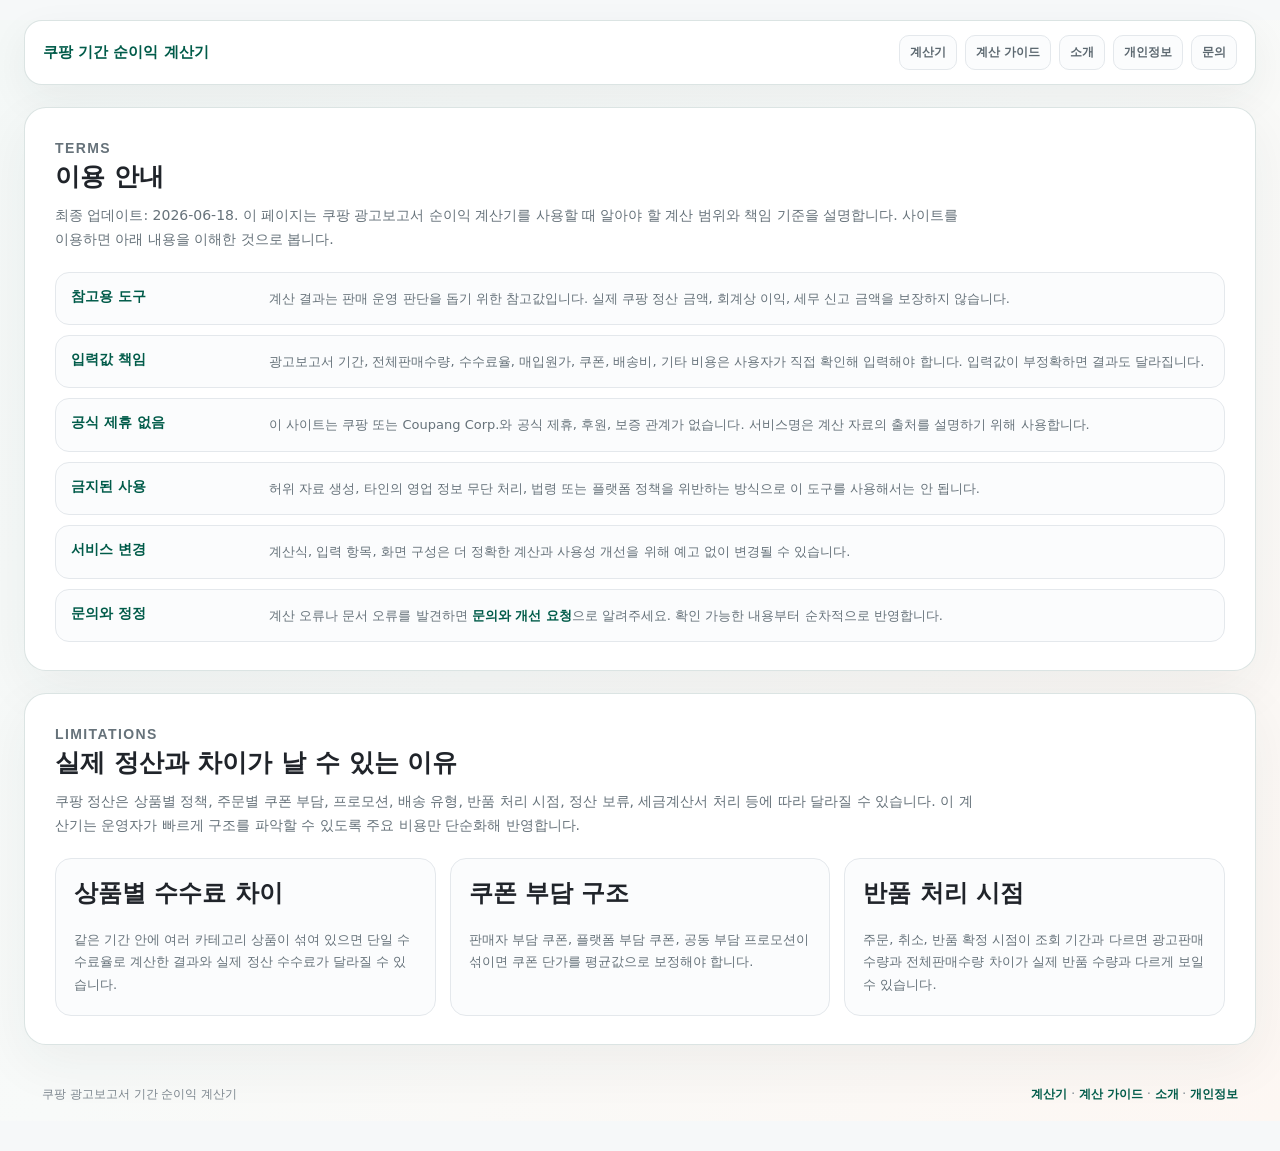
<file: terms.html>
<!doctype html>
<html lang="ko">
<head>
  <meta charset="UTF-8">
  <meta name="viewport" content="width=device-width, initial-scale=1.0">
  <meta name="description" content="쿠팡 광고보고서 순이익 계산기 이용 전 확인해야 할 참고용 계산 범위, 사용자 책임, 제휴 관계, 문의 기준 안내입니다.">
  <meta name="robots" content="index,follow,max-snippet:-1,max-image-preview:large">
  <link rel="canonical" href="https://coupang-3p5.pages.dev/terms">
  <title>이용 안내 | 쿠팡 광고보고서 순이익 계산기</title>
  <link rel="icon" href="./favicon.svg" type="image/svg+xml">
  <link rel="stylesheet" href="./style.css?v=saas-period-10">
</head>
<body>
  <header class="site-topbar wrap">
    <a class="site-brand" href="/">쿠팡 기간 순이익 계산기</a>
    <nav class="site-nav" aria-label="주요 메뉴">
      <a href="/">계산기</a>
      <a href="/guide">계산 가이드</a>
      <a href="/about">소개</a>
      <a href="/privacy">개인정보</a>
      <a href="/#contact">문의</a>
    </nav>
  </header>
  <main id="main-content">
    <section class="quality-section wrap">
      <div class="quality-intro">
        <p class="eyebrow green">TERMS</p>
        <h1>이용 안내</h1>
        <p>최종 업데이트: 2026-06-18. 이 페이지는 쿠팡 광고보고서 순이익 계산기를 사용할 때 알아야 할 계산 범위와 책임 기준을 설명합니다. 사이트를 이용하면 아래 내용을 이해한 것으로 봅니다.</p>
      </div>
      <div class="quality-list">
        <div><strong>참고용 도구</strong><span>계산 결과는 판매 운영 판단을 돕기 위한 참고값입니다. 실제 쿠팡 정산 금액, 회계상 이익, 세무 신고 금액을 보장하지 않습니다.</span></div>
        <div><strong>입력값 책임</strong><span>광고보고서 기간, 전체판매수량, 수수료율, 매입원가, 쿠폰, 배송비, 기타 비용은 사용자가 직접 확인해 입력해야 합니다. 입력값이 부정확하면 결과도 달라집니다.</span></div>
        <div><strong>공식 제휴 없음</strong><span>이 사이트는 쿠팡 또는 Coupang Corp.와 공식 제휴, 후원, 보증 관계가 없습니다. 서비스명은 계산 자료의 출처를 설명하기 위해 사용합니다.</span></div>
        <div><strong>금지된 사용</strong><span>허위 자료 생성, 타인의 영업 정보 무단 처리, 법령 또는 플랫폼 정책을 위반하는 방식으로 이 도구를 사용해서는 안 됩니다.</span></div>
        <div><strong>서비스 변경</strong><span>계산식, 입력 항목, 화면 구성은 더 정확한 계산과 사용성 개선을 위해 예고 없이 변경될 수 있습니다.</span></div>
        <div><strong>문의와 정정</strong><span>계산 오류나 문서 오류를 발견하면 <a href="/#contact">문의와 개선 요청</a>으로 알려주세요. 확인 가능한 내용부터 순차적으로 반영합니다.</span></div>
      </div>
    </section>

    <section class="quality-section wrap">
      <div class="quality-intro">
        <p class="eyebrow green">LIMITATIONS</p>
        <h2>실제 정산과 차이가 날 수 있는 이유</h2>
        <p>쿠팡 정산은 상품별 정책, 주문별 쿠폰 부담, 프로모션, 배송 유형, 반품 처리 시점, 정산 보류, 세금계산서 처리 등에 따라 달라질 수 있습니다. 이 계산기는 운영자가 빠르게 구조를 파악할 수 있도록 주요 비용만 단순화해 반영합니다.</p>
      </div>
      <div class="example-grid">
        <article>
          <h2>상품별 수수료 차이</h2>
          <p>같은 기간 안에 여러 카테고리 상품이 섞여 있으면 단일 수수료율로 계산한 결과와 실제 정산 수수료가 달라질 수 있습니다.</p>
        </article>
        <article>
          <h2>쿠폰 부담 구조</h2>
          <p>판매자 부담 쿠폰, 플랫폼 부담 쿠폰, 공동 부담 프로모션이 섞이면 쿠폰 단가를 평균값으로 보정해야 합니다.</p>
        </article>
        <article>
          <h2>반품 처리 시점</h2>
          <p>주문, 취소, 반품 확정 시점이 조회 기간과 다르면 광고판매수량과 전체판매수량 차이가 실제 반품 수량과 다르게 보일 수 있습니다.</p>
        </article>
      </div>
    </section>
  </main>
  <div class="site-footer wrap">
    <span>쿠팡 광고보고서 기간 순이익 계산기</span>
    <span><a href="/">계산기</a> · <a href="/guide">계산 가이드</a> · <a href="/about">소개</a> · <a href="/privacy">개인정보</a></span>
  </div>
</body>
</html>
</file>
<file: style.css>
:root{
  --ink:#20242a;
  --muted:#6f7782;
  --subtle:#9aa2ad;
  --line:#e4e8ec;
  --line-strong:#d7dde3;
  --paper:#fff;
  --canvas:#f6f8f9;
  --panel:#fbfcfd;
  --green:#007a5f;
  --green-dark:#005b49;
  --green-soft:#eef8f4;
  --mint:#dff2ea;
  --peach:#fff1ea;
  --orange:#e8662a;
  --red:#d84a45;
  --shadow:0 18px 45px rgba(27,37,50,.08);
}
*{box-sizing:border-box}
html{background:var(--canvas)}
body{margin:0;color:var(--ink);background:var(--canvas);font-family:"Noto Sans KR",Inter,system-ui,sans-serif;-webkit-font-smoothing:antialiased}
button,input,select{font:inherit}button{cursor:pointer}.wrap{width:min(1440px,100%);margin:auto}
h1,h2,h3,p{margin-top:0}h1{margin-bottom:0}.eyebrow,.number{margin:0 0 8px;color:var(--green);font-family:Inter,"Noto Sans KR",sans-serif;font-size:11px;font-weight:800;letter-spacing:1.4px;text-transform:uppercase}
.hero{position:relative;margin:20px auto 0;width:min(1440px,calc(100% - 40px));border:1px solid var(--line);border-radius:18px 18px 0 0;padding:26px 32px 22px;color:var(--ink);background:linear-gradient(90deg,#fff 0%,#fff 58%,#f2faf6 100%);box-shadow:var(--shadow)}
.hero::after{content:"";position:absolute;right:30px;bottom:0;width:310px;height:86px;background:linear-gradient(135deg,transparent 35%,rgba(0,122,95,.08));clip-path:polygon(18% 0,100% 0,100% 100%,0 100%);pointer-events:none}.hero .wrap{width:100%}
.hero-row,.section-head,.result-head,.difference,footer,.period-title,.report-period{display:flex;align-items:center;justify-content:space-between;gap:20px}.hero-row{position:relative;z-index:1}.hero h1{margin-bottom:7px;font-size:31px;line-height:1.12;letter-spacing:0}.hero p:last-child{margin:0;color:var(--muted);font-size:14px;line-height:1.6}.ghost{border:1px solid var(--green);border-radius:7px;padding:10px 14px;color:#fff;background:var(--green);font-size:13px;font-weight:800;box-shadow:0 8px 18px rgba(0,122,95,.18)}
.calculator-tabs{display:flex;gap:6px;width:min(1440px,calc(100% - 40px));border-right:1px solid var(--line);border-left:1px solid var(--line);padding:0 32px 18px;background:#fff}.tab-button{height:38px;border:1px solid transparent;border-radius:7px;padding:0 14px;color:var(--muted);background:#f3f6f6;font-size:13px;font-weight:800}.tab-button.active{border-color:#c8e3d8;color:var(--green-dark);background:var(--green-soft)}.tab-panel{display:none}.tab-panel.active{display:grid}.period-section.tab-panel.active{display:block}
.layout{grid-template-columns:minmax(0,1fr) 420px;gap:18px;width:min(1440px,calc(100% - 40px));border:1px solid var(--line);border-top:0;padding:0 32px 32px;background:#fff;box-shadow:var(--shadow)}.panel{border:1px solid var(--line);border-radius:8px;background:var(--paper);box-shadow:none}.inputs{padding:24px}.results{position:sticky;top:18px;padding:22px;background:#fbfdfc}.section-head{margin-bottom:18px}.section-head h2,.results h2,.period-result h2{margin-bottom:0;font-size:20px;letter-spacing:0}.text-btn{border:1px solid var(--line);border-radius:6px;padding:8px 11px;color:var(--muted);background:#fff;font-size:12px;font-weight:800}.grid,.cost-grid{display:grid;grid-template-columns:repeat(2,minmax(0,1fr));gap:14px}.field{display:flex;min-width:0;flex-direction:column;gap:7px;color:#59636f;font-size:12px;font-weight:800}.wide{grid-column:span 2}.field small,.helper{color:var(--subtle);font-size:11px;font-weight:500;line-height:1.5}select,.field i{width:100%;min-height:44px;border:1px solid var(--line-strong);border-radius:7px;background:#fff}select{padding:0 12px;color:var(--ink);outline:0}.field i{display:flex;align-items:center;overflow:hidden;font-style:normal}.field input{width:100%;min-width:0;border:0;padding:11px 12px;color:var(--ink);background:transparent;text-align:right;outline:0}.field b{padding-right:12px;color:#858e98;font-size:12px;white-space:nowrap}select:focus,.field i:focus-within{border-color:var(--green);box-shadow:0 0 0 3px rgba(0,122,95,.11)}
details{margin-top:18px;border:1px solid #dcebe5;border-radius:8px;background:var(--green-soft)}summary{padding:13px 15px;color:var(--green-dark);cursor:pointer;font-size:13px;font-weight:800}.detail-body{padding:0 15px 15px}.detail-body .field{max-width:260px;margin-top:14px}.detail-body p{margin:10px 0 0;color:#77837f;font-size:11px}.check{display:flex;gap:8px;align-items:center;color:#536168;font-size:12px}.check input{accent-color:var(--green)}.cost-head{margin-top:26px;padding-top:22px;border-top:1px solid var(--line)}.cost-card{display:grid;align-content:start;gap:14px;border:1px solid var(--line);border-radius:8px;padding:16px;background:#fff}.rocket{border-color:#cce6dc;background:#fbfffd}.cost-title{display:flex;gap:11px;align-items:center;margin-bottom:2px}.cost-title em{display:grid;width:32px;height:32px;place-items:center;border-radius:7px;color:#fff;background:#3b4652;font-family:Inter,"Noto Sans KR";font-size:13px;font-style:normal;font-weight:800}.rocket em{background:var(--green)}.cost-title h3{margin-bottom:2px;font-size:15px}.cost-title p,.helper{margin:0;color:var(--muted);font-size:11px}.results .green{color:var(--green)}.results h2{margin-bottom:14px}.winner{margin-bottom:12px;border:1px solid #cbe8dd;border-radius:8px;padding:12px 13px;color:var(--green-dark);background:var(--green-soft);font-size:12px;font-weight:800;line-height:1.5}.result-card{margin-top:10px;border:1px solid var(--line);border-radius:8px;padding:15px;background:#fff}.rocket-result{border-color:#d1e8df}.result-card.best{border-color:var(--green);box-shadow:inset 4px 0 var(--green)}.result-head{margin-bottom:13px}.result-head p{margin-bottom:2px;color:var(--muted);font-size:12px;font-weight:800}.result-head h3{margin:0;font-size:26px;letter-spacing:0}.result-head strong{color:var(--green);font-family:Inter,"Noto Sans KR";font-size:17px}.negative h3,.negative .result-head strong{color:var(--red)}dl{margin:0}dl div{display:flex;justify-content:space-between;gap:14px;padding:6px 0;color:#77818b;font-size:12px}dt,dd{margin:0}dd{color:#535d67;font-family:Inter,"Noto Sans KR";font-weight:700;text-align:right}.difference{margin-top:13px;border:1px solid #fedbcc;border-radius:8px;padding:12px;color:#9a4a25;background:var(--peach);font-size:12px;font-weight:800}.difference strong{color:var(--orange)}.notice{margin:15px 2px 0;color:#99a2aa;font-size:10px;line-height:1.7}
.period-section{width:min(1440px,calc(100% - 40px));border:1px solid var(--line);border-top:0;padding:0 32px 32px;background:#fff;box-shadow:var(--shadow)}.period-title{align-items:end;margin-bottom:18px}.period-title h2{margin-bottom:6px;font-size:25px;letter-spacing:0}.period-title p:last-child{margin:0;color:var(--muted);font-size:13px}.privacy-badge{border:1px solid #cae6dc;border-radius:7px;padding:8px 11px;color:var(--green-dark);background:var(--green-soft);font-size:11px;font-weight:800}.period-layout{display:grid;grid-template-columns:minmax(0,1fr) 420px;gap:18px;align-items:start}.period-inputs,.period-result{padding:24px}.upload-box{display:grid;gap:5px;border:1px dashed #98cfc0;border-radius:8px;padding:20px;color:var(--green-dark);background:#fbfffd;cursor:pointer;text-align:center}.upload-box span{color:#849098;font-size:11px}.upload-box input{margin:10px auto 0;max-width:240px;color:#59636f;font-size:12px}.upload-status{margin:11px 0 15px;color:#89939b;font-size:12px}.upload-status.complete{color:var(--green);font-weight:800}.report-period{margin:10px 0 15px;border:1px solid var(--line);border-radius:8px;padding:11px;background:#f8faf9;color:#78828b;font-size:12px}.report-period strong{color:var(--green)}.ad-metrics{display:grid;grid-template-columns:repeat(4,1fr);gap:8px}.ad-metrics--simple{grid-template-columns:repeat(2,1fr)}.ad-metrics div{display:grid;gap:7px;border:1px solid var(--line);border-radius:8px;padding:12px;background:#fbfcfd}.ad-metrics span{color:#77828c;font-size:10px;font-weight:800}.ad-metrics small{display:block;color:#a0a8af}.ad-metrics strong{font-size:15px;letter-spacing:0}.profit-total{display:grid;gap:5px;border:1px solid #cbe8dd;border-radius:8px;padding:16px;color:var(--green-dark);background:var(--green-soft)}.profit-total span{font-size:12px;font-weight:800}.profit-total strong{font-size:30px;letter-spacing:0}.profit-total strong.loss{color:var(--red)}.profit-total b{font-size:11px}.period-result dl{margin-top:14px}.period-note{margin-top:15px;border:1px solid #fedbcc;border-radius:8px;padding:12px;background:var(--peach);color:#994b25}.period-note strong{font-size:12px}.period-note p{margin:5px 0 0;font-size:11px;line-height:1.6}
footer{width:min(1440px,calc(100% - 40px));border:1px solid var(--line);border-top:0;border-radius:0 0 18px 18px;padding:18px 32px 24px;color:#9099a2;background:#fff;font-size:11px;box-shadow:var(--shadow)}footer a{color:var(--green);font-weight:800;text-decoration:none}
@media(max-width:980px){.layout,.period-layout{grid-template-columns:1fr}.results{position:static}.hero,.calculator-tabs,.layout,.period-section,footer{width:calc(100% - 24px)}.hero{margin-top:12px}.calculator-tabs,.layout,.period-section{padding-right:18px;padding-left:18px}}
@media(max-width:620px){.hero{padding:24px 18px 20px}.hero-row,.period-title{display:block}.hero h1{font-size:27px}.hero p:last-child{font-size:13px}.ghost{margin-top:16px}.calculator-tabs{overflow-x:auto;padding-bottom:14px}.tab-button{flex:0 0 auto}.layout,.period-section{padding:0 12px 24px}.inputs,.results,.period-inputs,.period-result{padding:16px}.grid,.cost-grid,.ad-metrics,.ad-metrics--simple{grid-template-columns:1fr}.wide{grid-column:auto}.privacy-badge{display:inline-block;margin-top:10px}footer{display:block;padding:16px 18px 22px}footer a{display:block;margin-top:8px}}

.period-shell{padding-top:0}.period-title--dashboard{padding:2px 0 18px;border-bottom:1px solid var(--line)}.period-dashboard{display:grid;grid-template-columns:minmax(0,1fr) 360px;gap:18px;align-items:start;padding-top:18px}.period-main-stack{display:grid;gap:14px}.period-upload-card,.period-cost-panel,.period-ledger,.period-summary-panel{border:1px solid var(--line);border-radius:8px;background:#fff}.period-upload-card,.period-cost-panel,.period-ledger{padding:18px}.period-summary-panel{position:sticky;top:18px;padding:20px;background:#fbfdfc}.period-card-head{display:flex;align-items:center;justify-content:space-between;gap:18px;margin-bottom:14px}.period-card-head h3{margin:4px 0 0;font-size:17px;letter-spacing:0}.period-card-head strong,.period-card-head span:last-child{color:var(--muted);font-size:12px;font-weight:800}.period-step{display:inline-flex;align-items:center;height:22px;border:1px solid #cbe8dd;border-radius:6px;padding:0 8px;color:var(--green-dark);background:var(--green-soft);font-family:Inter,"Noto Sans KR";font-size:11px;font-weight:800}.period-upload-card .upload-box{min-height:126px;place-content:center;border-style:solid;background:linear-gradient(180deg,#fbfffd 0%,#f4fbf8 100%)}.period-metric-grid{display:grid;grid-template-columns:repeat(4,minmax(0,1fr));gap:10px}.period-metric{display:grid;gap:8px;min-height:106px;border:1px solid var(--line);border-radius:8px;padding:15px;background:#fff}.period-metric.primary{border-color:#cbe8dd;background:var(--green-soft)}.period-metric span{color:#6c7680;font-size:12px;font-weight:800}.period-metric strong{font-size:23px;line-height:1.1;letter-spacing:0}.period-metric.primary strong{color:var(--green-dark)}.period-metric small{color:#9aa2ad;font-size:11px}.period-cost-grid{display:grid;grid-template-columns:repeat(3,minmax(0,1fr));gap:12px}.ledger-table{display:grid;border-top:1px solid var(--line)}.ledger-row{display:flex;align-items:center;justify-content:space-between;gap:14px;min-height:42px;border-bottom:1px solid var(--line);color:#5d6872;font-size:13px}.ledger-row strong{font-family:Inter,"Noto Sans KR";font-size:14px}.ledger-row.plus strong{color:var(--green-dark)}.ledger-row.minus strong{color:#7b848c}.ledger-row.total,.ledger-row.loss{margin-top:8px;border:0;border-radius:8px;padding:0 12px;background:var(--green-soft);font-weight:800}.ledger-row.loss{background:#fff0ef}.ledger-row.loss strong{color:var(--red)}.ledger-row.total strong{color:var(--green-dark)}.period-summary-panel h2{margin-bottom:16px;font-size:22px;letter-spacing:0}.period-summary-panel .profit-total{margin-bottom:12px;padding:18px}.period-summary-panel .profit-total strong{font-size:34px}.summary-stat{display:flex;align-items:center;justify-content:space-between;gap:14px;border:1px solid var(--line);border-radius:8px;margin-top:10px;padding:12px;background:#fff}.summary-stat span{color:#6f7782;font-size:12px;font-weight:800}.summary-stat strong{font-family:Inter,"Noto Sans KR";font-size:15px}.period-summary-panel .period-note{margin-top:14px}.period-summary-panel .notice{margin-top:14px}.period-cost-panel .field small{min-height:16px}
@media(max-width:1080px){.period-dashboard{grid-template-columns:1fr}.period-summary-panel{position:static}.period-metric-grid{grid-template-columns:repeat(2,minmax(0,1fr))}.period-cost-grid{grid-template-columns:1fr}}
@media(max-width:620px){.period-title--dashboard{padding-top:0}.period-dashboard{gap:12px;padding-top:14px}.period-upload-card,.period-cost-panel,.period-ledger,.period-summary-panel{padding:15px}.period-card-head{align-items:flex-start}.period-metric-grid{grid-template-columns:1fr}.period-metric{min-height:auto}.period-summary-panel .profit-total strong{font-size:28px}.ledger-row{font-size:12px}.ledger-row strong{font-size:13px}}

.period-cost-list{display:grid;gap:13px}.return-input-card{display:grid;gap:12px;border:1px solid #fed7c7;border-radius:8px;padding:14px;background:#fff4ee}.return-input-card .field small{color:#9a5a3c}.return-result-grid{display:grid;grid-template-columns:repeat(2,minmax(0,1fr));gap:10px}.return-result-grid div{display:grid;gap:6px;border:1px solid #ffdccc;border-radius:8px;padding:12px;background:#fff}.return-result-grid span{color:#8b5a43;font-size:11px;font-weight:800}.return-result-grid strong{color:#9a4a25;font-family:Inter,"Noto Sans KR";font-size:16px}.period-cost-list>.field{border:1px solid var(--line);border-radius:8px;padding:14px;background:#fff}.period-cost-list>.field:first-child{border-color:#cbe8dd;background:#fbfffd}.ledger-row span{display:grid;gap:3px}.ledger-row small{color:#9aa2ad;font-size:11px;font-weight:500;line-height:1.35}.ledger-row.total small,.ledger-row.loss small{color:inherit;opacity:.75}.profit-total strong.loss,.summary-stat strong.loss{color:var(--red)}
@media(max-width:620px){.return-result-grid{grid-template-columns:1fr}.ledger-row{align-items:flex-start;display:grid;gap:7px}.ledger-row strong{text-align:left}}

/* SaaS period profit calculator */
body{background:linear-gradient(135deg,#f4f8f7 0%,#f8faf9 48%,#fdf7f3 100%)}
.hero,.calculator-tabs,#calculatorTab,footer{display:none!important}.period-section{display:block!important;width:min(1480px,calc(100% - 48px));border:0;padding:28px 0 42px;background:transparent;box-shadow:none}.profit-app-shell{display:grid;grid-template-columns:minmax(0,1fr) minmax(360px,34%);gap:26px;align-items:start}.profit-input-card,.profit-result-card{border:1px solid rgba(215,225,224,.9);border-radius:22px;background:#fff;box-shadow:0 22px 70px rgba(31,49,58,.08)}.profit-input-card{padding:30px}.profit-result-card{position:sticky;top:24px;padding:28px}.profit-section-head{display:flex;gap:14px;align-items:flex-start;margin-bottom:20px}.profit-section-head>span{display:grid;min-width:34px;height:34px;place-items:center;border-radius:10px;color:var(--green-dark);background:var(--green-soft);font-family:Inter,"Noto Sans KR";font-size:12px;font-weight:800}.profit-section-head h1,.profit-section-head h2{margin:0 0 6px;font-size:24px;letter-spacing:0}.profit-section-head p{margin:0;color:#758089;font-size:13px;line-height:1.55}.cost-heading{margin-top:34px;padding-top:30px;border-top:1px solid var(--line)}.upload-panel{display:grid;grid-template-columns:minmax(0,1fr) 260px;gap:18px}.upload-dropzone{display:grid;grid-template-columns:56px minmax(0,1fr) auto;grid-template-areas:"icon title button" "icon desc button";align-items:center;gap:6px 18px;min-height:150px;border:1px dashed #a8d5c9;border-radius:20px;padding:26px;color:var(--ink);background:linear-gradient(180deg,#fbfffd,#f2faf6);cursor:pointer}.upload-dropzone input{position:absolute;inline-size:1px;block-size:1px;opacity:0;pointer-events:none}.upload-icon{grid-area:icon;display:grid;width:56px;height:56px;place-items:center;border-radius:18px;color:#fff;background:var(--green);font-size:28px;font-weight:800}.upload-dropzone strong{grid-area:title;font-size:18px}.upload-dropzone em{grid-area:desc;color:var(--muted);font-size:13px;font-style:normal}.upload-dropzone b{grid-area:button;border-radius:12px;padding:12px 18px;color:#fff;background:var(--green-dark);font-size:13px}.upload-file-card{display:grid;align-content:center;gap:8px;border:1px solid var(--line);border-radius:18px;padding:22px;background:#fff}.upload-file-card span{color:var(--muted);font-size:12px;font-weight:800}.upload-file-card strong{font-size:17px;line-height:1.35;word-break:break-all}.upload-file-card p{margin:0;color:var(--green);font-family:Inter,"Noto Sans KR";font-size:14px;font-weight:800}.upload-complete-bar{display:flex;align-items:center;justify-content:space-between;gap:18px;margin-top:16px;border:1px solid #cce8df;border-radius:16px;padding:14px 16px;color:var(--green-dark);background:var(--green-soft);font-size:13px}.upload-complete-bar span{color:#6e817b}.metric-summary-grid{display:grid;grid-template-columns:repeat(3,minmax(0,1fr));gap:14px;margin-top:18px}.metric-summary-grid div{display:grid;gap:10px;border:1px solid var(--line);border-radius:18px;padding:20px;background:#fff}.metric-summary-grid span{color:var(--muted);font-size:12px;font-weight:800}.metric-summary-grid strong{font-family:Inter,"Noto Sans KR";font-size:27px;letter-spacing:0}.metric-input-card{display:grid;gap:10px;border:1px solid #cce8df;border-radius:18px;padding:20px;background:#fbfffd}.metric-input-card span{color:var(--muted);font-size:12px;font-weight:800}.metric-input-card i{display:flex;align-items:center;min-height:40px;border:1px solid var(--line-strong);border-radius:12px;background:#fff;font-style:normal}.metric-input-card input{width:100%;min-width:0;border:0;padding:10px 12px;background:transparent;text-align:right;outline:0}.metric-input-card b{padding-right:12px;color:#7e8992;font-size:13px}.result-cost-row.neutral strong{color:#8f5a3f}.cost-row input[readonly]{color:#8b5a43;background:rgba(255,244,238,.5)}
.metric-guide{grid-column:1 / -1;margin:0;border:1px solid #ffd8c7;border-radius:12px;padding:10px 12px;color:#994b25;background:#fff4ee;font-size:14px;font-weight:800;line-height:1.45;white-space:nowrap}
@media(max-width:720px){.metric-guide{white-space:normal}}
.cost-row-list{display:grid;gap:14px}.cost-row{display:grid;grid-template-columns:minmax(0,1fr) 240px;gap:24px;align-items:center;border:1px solid var(--line);border-radius:18px;padding:18px 20px;background:#fff}.cost-row span{display:grid;gap:5px}.cost-row span strong{font-size:15px}.cost-row span small{color:var(--muted);font-size:12px;line-height:1.45}.cost-row i{display:flex;align-items:center;min-height:50px;border:1px solid var(--line-strong);border-radius:14px;background:#fbfcfd;font-style:normal}.cost-row input{width:100%;min-width:0;border:0;padding:13px 14px;background:transparent;text-align:right;outline:0}.cost-row i b{padding-right:14px;color:#7e8992;font-size:13px}.category-fee-controls{display:grid;grid-template-columns:minmax(0,1fr) 116px;gap:10px;align-items:center}.category-fee-controls select{width:100%;min-height:50px;border:1px solid var(--line-strong);border-radius:14px;padding:0 14px;color:var(--ink);background:#fbfcfd;outline:0}.category-fee-controls select:focus,.category-fee-controls i:focus-within{border-color:var(--green);box-shadow:0 0 0 3px rgba(0,122,95,.11)}
.readonly-row output{justify-self:end;min-width:240px;border:1px solid #ffdccc;border-radius:14px;padding:15px 18px;color:#9a4a25;background:#fff8f4;font-family:Inter,"Noto Sans KR";font-weight:800;text-align:right}.return-row{display:block;border-color:#ffd6c4;background:#fff4ee}.return-main{display:grid;grid-template-columns:minmax(0,1fr) 240px;gap:24px;align-items:center}.return-mini-grid{display:grid;grid-template-columns:repeat(2,minmax(0,1fr));gap:12px;margin-top:14px}.return-mini-grid div{display:grid;gap:7px;border:1px solid #ffdcca;border-radius:16px;padding:16px;background:#fff}.return-mini-grid span{color:#8f5a3f;font-size:12px;font-weight:800}.return-mini-grid strong{color:#9a4a25;font-family:Inter,"Noto Sans KR";font-size:22px}.return-mini-grid small{color:#a47661;font-size:11px;line-height:1.45}.result-title-row{display:flex;align-items:flex-start;justify-content:space-between;gap:18px}.result-title-row h2{margin:0;font-size:26px}.recalc-btn{border:0;border-radius:12px;padding:11px 15px;color:#fff;background:var(--green-dark);font-size:13px;font-weight:800}.profit-hero-box{display:grid;grid-template-columns:minmax(0,1fr) 118px;gap:18px;align-items:center;margin-top:22px;border-radius:22px;padding:24px;background:linear-gradient(135deg,#eef8f4,#fbfffd);border:1px solid #cce8df}.profit-hero-box span{color:var(--green-dark);font-size:12px;font-weight:800}.profit-hero-box strong{display:block;margin-top:10px;color:var(--green-dark);font-family:Inter,"Noto Sans KR";font-size:42px;line-height:1.05;letter-spacing:0}.profit-hero-box strong.loss{color:var(--red)}.profit-hero-box b{display:block;margin-top:10px;color:#68776f;font-size:12px}.profit-ring{--rate:0%;display:grid;width:108px;height:108px;place-items:center;border-radius:50%;background:conic-gradient(var(--green) var(--rate),#dce9e4 0);position:relative}.profit-ring::after{content:"";position:absolute;inset:12px;border-radius:50%;background:#fff}.profit-ring span{position:relative;z-index:1;color:var(--green-dark);font-family:Inter,"Noto Sans KR";font-size:20px;font-weight:800}.result-cost-list{display:grid;gap:10px;margin-top:18px}.result-cost-row{display:flex;align-items:center;justify-content:space-between;gap:16px;border:1px solid var(--line);border-radius:14px;padding:13px 15px;background:#fff;color:#59636f;font-size:13px}.result-cost-row strong{font-family:Inter,"Noto Sans KR";font-size:14px}.result-cost-row.plus strong,.result-cost-row.total strong{color:var(--green-dark)}.result-cost-row.loss strong{color:var(--red)}.result-cost-row.total,.result-cost-row.loss{background:#f7fbf9;border-color:#cce8df;font-weight:800}.formula-box{display:grid;gap:10px;margin-top:18px;border-radius:18px;padding:18px;background:#f7faf9;border:1px solid var(--line)}.formula-box strong{font-size:14px}.formula-box p{margin:0;color:#66727a;font-size:12px;line-height:1.55}.formula-box code{white-space:normal;color:#243038;background:transparent;font-family:Inter,"Noto Sans KR";font-size:12px;line-height:1.55}.formula-box b{color:var(--green-dark);font-family:Inter,"Noto Sans KR";font-size:18px}.guidance-box{display:grid;gap:6px;margin-top:18px;border-color:#ffd8c7;background:#fff4ee}.guidance-box p{margin:0;color:#8b5136;font-size:12px;line-height:1.5}
@media(max-width:1120px){.profit-app-shell{grid-template-columns:1fr}.profit-result-card{position:static}.upload-panel{grid-template-columns:1fr}.profit-section-head h1,.profit-section-head h2{font-size:22px}}
@media(max-width:720px){.period-section{width:calc(100% - 24px);padding-top:14px}.profit-input-card,.profit-result-card{border-radius:18px;padding:18px}.upload-dropzone{grid-template-columns:1fr;grid-template-areas:"icon" "title" "desc" "button";justify-items:start}.metric-summary-grid,.return-mini-grid{grid-template-columns:1fr}.cost-row,.return-main,.category-fee-controls{grid-template-columns:1fr;gap:12px}.cost-row i,.readonly-row output,.return-main i{width:100%;min-width:0}.profit-hero-box{grid-template-columns:1fr}.profit-ring{width:96px;height:96px}.profit-hero-box strong{font-size:34px}}

.site-topbar{display:flex;align-items:center;justify-content:space-between;gap:20px;width:min(1480px,calc(100% - 48px));margin:20px auto 0;padding:14px 18px;border:1px solid rgba(215,225,224,.9);border-radius:18px;background:#fff;box-shadow:0 14px 40px rgba(31,49,58,.06)}
.site-brand{color:var(--green-dark);font-size:15px;font-weight:800;text-decoration:none}
.site-nav{display:flex;flex-wrap:wrap;gap:8px;justify-content:flex-end}.site-nav a{border:1px solid var(--line);border-radius:10px;padding:8px 10px;color:#5c6870;background:#fbfcfd;font-size:12px;font-weight:800;text-decoration:none}.site-nav a:hover{border-color:#cbe8dd;color:var(--green-dark);background:var(--green-soft)}
.quality-section{width:min(1480px,calc(100% - 48px));margin:22px auto 0;border:1px solid rgba(215,225,224,.9);border-radius:22px;padding:28px 30px;background:#fff;box-shadow:0 18px 55px rgba(31,49,58,.06)}
.quality-intro{max-width:920px}.quality-intro h1,.quality-intro h2{margin:0 0 10px;font-size:25px;letter-spacing:0;line-height:1.28}.quality-intro p{margin:0;color:#66727a;font-size:14px;line-height:1.75}.quality-grid{display:grid;grid-template-columns:repeat(3,minmax(0,1fr));gap:14px;margin-top:20px}.quality-grid.two{grid-template-columns:repeat(2,minmax(0,1fr))}.quality-grid article{border:1px solid var(--line);border-radius:16px;padding:18px;background:#fbfcfd}.quality-grid h2,.quality-grid h3{margin:0 0 8px;font-size:16px;line-height:1.35}.quality-grid p{margin:0;color:#66727a;font-size:13px;line-height:1.7}
.quality-section a,.site-footer a{color:var(--green-dark);font-weight:800;text-decoration:none}.quality-section a:hover,.site-footer a:hover{text-decoration:underline}.quality-list{display:grid;gap:10px;margin-top:20px}.quality-list div{display:grid;grid-template-columns:180px minmax(0,1fr);gap:18px;align-items:start;border:1px solid var(--line);border-radius:14px;padding:15px;background:#fbfcfd}.quality-list strong{color:var(--green-dark);font-size:14px}.quality-list span{color:#66727a;font-size:13px;line-height:1.65}
.contact-form{display:grid;grid-template-columns:repeat(3,minmax(0,1fr));gap:14px;margin-top:20px}.contact-form label{display:grid;gap:8px;color:#5d6872;font-size:12px;font-weight:800}.contact-form span{color:var(--green-dark)}.contact-form input,.contact-form select,.contact-form textarea{width:100%;min-width:0;border:1px solid var(--line-strong);border-radius:14px;padding:13px 14px;color:var(--ink);background:#fbfcfd;font:inherit;outline:0}.contact-form textarea{resize:vertical;line-height:1.6}.contact-form input:focus,.contact-form select:focus,.contact-form textarea:focus{border-color:var(--green);box-shadow:0 0 0 3px rgba(0,122,95,.11)}.contact-message{grid-column:1 / -1}.contact-form button{justify-self:start;border:0;border-radius:12px;padding:13px 22px;color:#fff;background:var(--green-dark);font-size:13px;font-weight:800}.contact-form button:hover{background:var(--green)}
@media(max-width:900px){.contact-form{grid-template-columns:1fr}.contact-form button{width:100%}}
.faq-list{display:grid;gap:10px;margin-top:18px}.faq-list details{margin:0;border:1px solid var(--line);border-radius:14px;background:#fbfcfd}.faq-list summary{padding:15px 16px;color:var(--ink);font-size:14px}.faq-list p{margin:0;padding:0 16px 16px;color:#66727a;font-size:13px;line-height:1.7}.site-footer{display:flex;justify-content:space-between;gap:18px;width:min(1480px,calc(100% - 48px));margin:22px auto 30px;padding:18px;color:#7b858d;font-size:12px;line-height:1.5}
@media(max-width:900px){.site-topbar{align-items:flex-start;flex-direction:column}.site-nav{justify-content:flex-start}.quality-grid,.quality-grid.two{grid-template-columns:1fr}.quality-list div{grid-template-columns:1fr;gap:6px}.site-footer{display:grid}.quality-section{padding:22px 18px}.quality-intro h2{font-size:22px}}
@media(max-width:720px){.site-topbar,.quality-section,.site-footer{width:calc(100% - 24px)}.site-nav a{font-size:11px}.quality-intro p,.quality-grid p,.quality-list span,.faq-list p{font-size:12px}}

/* Simplified SaaS calculator layout */
.period-section{padding-top:22px}.profit-app-shell{grid-template-columns:minmax(0,1fr) 390px;gap:32px}.profit-input-card,.profit-result-card{border-radius:24px}.profit-input-card{padding:34px}.profit-section-head{margin-bottom:24px}.sales-heading{margin-top:38px}.cost-heading{margin-top:42px;padding-top:36px}.profit-section-head h1,.profit-section-head h2{font-size:23px}.profit-section-head p{font-size:13px;color:#6d7780}
.upload-panel{grid-template-columns:minmax(0,1fr) 230px;gap:14px}.upload-dropzone{min-height:116px;padding:20px 22px;border-radius:18px}.upload-icon{width:46px;height:46px;border-radius:15px;font-size:24px}.upload-dropzone strong{font-size:17px}.upload-dropzone b{padding:10px 15px;border-radius:10px}.upload-file-card{min-height:116px;padding:18px;border-radius:16px}.upload-complete-bar{margin-top:12px;padding:11px 14px;border-radius:14px}.report-metrics{grid-template-columns:repeat(3,minmax(0,1fr));gap:12px;margin-top:16px}.report-metrics div{min-height:92px;padding:17px;border-radius:16px}.report-metrics strong{font-size:24px}.report-metrics span{font-size:11px}
.sales-analysis-grid{display:grid;grid-template-columns:minmax(280px,.9fr) minmax(0,1.1fr);gap:18px;align-items:stretch}.total-sales-card{display:grid;gap:13px;border:1px solid #cce8df;border-radius:20px;padding:24px;background:#fbfffd}.total-sales-card>span,.auto-result-card span{color:#627078;font-size:12px;font-weight:800}.total-sales-card i{display:flex;align-items:center;min-height:58px;border:1px solid #bddfd4;border-radius:16px;background:#fff;font-style:normal}.total-sales-card input{width:100%;min-width:0;border:0;padding:12px 14px;color:var(--green-dark);background:transparent;font-family:Inter,"Noto Sans KR";font-size:30px;font-weight:800;text-align:right;outline:0}.total-sales-card b{padding-right:15px;color:#64736d;font-size:14px}.total-sales-card small{color:#994b25;font-size:13px;font-weight:800;line-height:1.5}.auto-result-stack{display:grid;grid-template-columns:repeat(2,minmax(0,1fr));gap:12px}.auto-result-card{display:grid;align-content:center;gap:10px;min-height:148px;border:1px solid #d7ebe4;border-radius:20px;padding:22px;background:#f5fbf8}.auto-result-card strong{color:var(--green-dark);font-family:Inter,"Noto Sans KR";font-size:32px;line-height:1}.auto-result-card small{color:#7d8a84;font-size:12px;line-height:1.45}
.compact-cost-grid{grid-template-columns:repeat(2,minmax(0,1fr));gap:14px}.compact-cost-grid .cost-row{grid-template-columns:1fr;gap:12px;align-content:start;min-height:138px;padding:18px;border-radius:18px}.compact-cost-grid .cost-row span strong{font-size:14px}.compact-cost-grid .cost-row span small{font-size:11px}.compact-cost-grid .cost-row i,.compact-cost-grid .category-fee-controls select{min-height:44px;border-radius:12px}.compact-cost-grid .cost-row input{padding:10px 12px}.compact-cost-grid .category-fee-row{grid-column:auto}.compact-cost-grid .category-fee-controls{grid-template-columns:minmax(0,1fr) 112px}.fee-rate-box{position:relative;background:#f4faf7!important}.fee-rate-box em{position:absolute;left:10px;top:-9px;border:1px solid #cce8df;border-radius:999px;padding:2px 7px;color:var(--green-dark);background:#fff;font-size:9px;font-style:normal;font-weight:800}.fee-rate-box input{color:var(--green-dark);font-weight:800}
.profit-result-card{padding:30px}.result-title-row{margin-bottom:18px}.profit-hero-box{margin-top:0;padding:24px;border-radius:22px}.profit-hero-box strong{font-size:40px}.profit-hero-box strong.loss{color:var(--red)}.result-cost-list{gap:16px;margin-top:20px}.breakdown-section{display:grid;gap:8px;border-top:1px solid var(--line);padding-top:16px}.breakdown-section:first-child{border-top:0;padding-top:0}.breakdown-section h3{margin:0 0 2px;color:#89939b;font-size:11px;font-weight:800;letter-spacing:0;text-transform:uppercase}.result-cost-row{border:0;border-radius:0;padding:7px 0;background:transparent}.result-cost-row.subtotal{margin-top:4px;border-top:1px dashed #dde5e2;padding-top:11px;font-weight:800}.result-cost-row.info strong{color:#8a9690}.result-cost-row.total,.result-cost-row.loss{border-radius:14px;padding:13px 14px}.formula-box{gap:14px;border-radius:18px;padding:18px;background:#fbfcfd}.formula-box>p,.formula-box code{display:none}.formula-steps{display:grid;gap:13px}.formula-steps div{display:grid;gap:5px}.formula-steps span{color:#7b858d;font-size:12px;font-weight:800}.formula-steps p{margin:0;color:#5d6872;font-size:13px;line-height:1.75}.formula-steps b{color:var(--green-dark);font-size:14px}.formula-box>b{font-size:20px}.guidance-box{border-color:#d8ece4;background:#f7fcfa;color:#61716a}.guidance-box p{display:flex;gap:8px;align-items:flex-start;color:#61716a}.guidance-box p span{color:var(--green);font-weight:800}
@media(max-width:1120px){.profit-app-shell{grid-template-columns:1fr}.profit-result-card{position:static}.sales-analysis-grid{grid-template-columns:1fr}.compact-cost-grid{grid-template-columns:repeat(2,minmax(0,1fr))}}
@media(max-width:720px){.profit-input-card,.profit-result-card{padding:20px}.report-metrics,.auto-result-stack,.compact-cost-grid{grid-template-columns:1fr}.sales-analysis-grid{gap:12px}.total-sales-card input{font-size:26px}.auto-result-card{min-height:auto}.compact-cost-grid .category-fee-controls{grid-template-columns:1fr}.upload-panel{grid-template-columns:1fr}}

/* Polish pass: balanced SaaS dashboard */
.profit-app-shell{grid-template-columns:minmax(0,65fr) minmax(430px,35fr);gap:34px}.profit-input-card{padding:32px 34px}.profit-result-card{padding:32px;min-width:0}.profit-section-head{margin-bottom:22px}.sales-heading{margin-top:36px}.cost-heading{margin-top:38px;padding-top:34px}.profit-section-head h2{font-size:22px}.profit-section-head p{max-width:560px;color:#6f7a82}
.upload-dropzone,.upload-file-card{min-height:108px}.upload-dropzone{padding:18px 20px}.upload-file-card{padding:17px 18px}.upload-file-card strong{display:-webkit-box;overflow:hidden;-webkit-line-clamp:2;-webkit-box-orient:vertical;font-size:15px;line-height:1.35}.upload-complete-bar{min-height:40px;padding:9px 13px;font-size:12px}
.sales-analysis-grid{grid-template-columns:minmax(270px,.95fr) minmax(0,1.05fr);gap:16px}.total-sales-card{padding:22px}.total-sales-card i{min-height:56px}.total-sales-card input{font-size:31px}.auto-result-stack{gap:14px}.auto-result-card{position:relative;min-height:142px;padding:22px;border-radius:20px}.auto-result-card span{display:flex;align-items:center;gap:7px}.auto-result-card span b{border-radius:999px;padding:3px 7px;color:#00644f;background:#dff2ea;font-size:10px;line-height:1;font-weight:800}.auto-result-card strong{font-size:34px}.organic-card{border-color:#cfe9df;background:#f2fbf7}.return-card{border-color:#f1dfd5;background:#fff8f3}.return-card span b{color:#8a4a2c;background:#ffe8dc}.return-card strong{color:#8a4a2c}
.compact-cost-grid{gap:12px 14px}.compact-cost-grid .cost-row{min-height:122px;gap:9px;padding:15px 16px}.compact-cost-grid .cost-row span{gap:3px}.compact-cost-grid .cost-row span strong{font-size:14px}.compact-cost-grid .cost-row span small{font-size:11px;line-height:1.35}.compact-cost-grid .cost-row i,.compact-cost-grid .category-fee-controls select{min-height:42px}.compact-cost-grid .cost-row input{padding:9px 11px}.compact-cost-grid .category-fee-controls{grid-template-columns:minmax(0,1fr) 118px}.fee-rate-box{border-color:#cfe8df!important}.fee-rate-box em{top:-10px;left:9px;padding:3px 8px;font-size:10px;box-shadow:0 4px 10px rgba(31,49,58,.06)}.fee-rate-box input{font-weight:900;pointer-events:none}
.profit-hero-box{padding:28px 26px}.profit-hero-box strong{font-size:48px;letter-spacing:0}.profit-hero-box b{font-size:13px}.result-cost-list{gap:20px;margin-top:24px}.breakdown-section{gap:10px;padding-top:18px}.breakdown-section h3{font-size:12px;color:#6f7a82}.result-cost-row{padding:8px 0;font-size:13px}.result-cost-row strong{font-size:15px}.result-cost-row.subtotal{margin-top:6px;padding:12px 0 2px}.result-cost-row.subtotal span,.result-cost-row.subtotal strong{font-size:15px;font-weight:900;color:var(--ink)}.result-cost-row.total,.result-cost-row.loss{margin-top:4px;padding:15px 16px}.result-cost-row.total span,.result-cost-row.loss span{font-size:14px}.result-cost-row.total strong,.result-cost-row.loss strong{font-size:18px}.formula-box{margin-top:22px;padding:22px;gap:16px}.formula-box>strong{font-size:15px}.formula-steps{gap:16px}.formula-steps p{font-size:13px;line-height:1.9}.formula-steps b{display:inline-block;margin-top:2px;font-size:15px}.formula-box>b{font-size:22px}.guidance-box{padding:16px 17px;gap:9px}.guidance-box p{font-size:12px;line-height:1.55}.guidance-box p span{font-size:13px}
@media(max-width:1180px){.profit-app-shell{grid-template-columns:1fr}.profit-result-card{position:static}.sales-analysis-grid{grid-template-columns:1fr}}
@media(max-width:720px){.profit-hero-box strong{font-size:38px}.compact-cost-grid .cost-row{min-height:auto}.upload-dropzone,.upload-file-card{min-height:auto}.auto-result-card strong{font-size:30px}}

.answer-grid,.example-grid{display:grid;grid-template-columns:repeat(3,minmax(0,1fr));gap:14px;margin-top:20px}
.answer-grid article,.example-grid article{border:1px solid var(--line);border-radius:16px;padding:18px;background:#fbfcfd}
.answer-grid h3,.example-grid h3{margin:0 0 9px;font-size:16px}
.answer-grid p,.example-grid p{margin:0;color:#66727a;font-size:13px;line-height:1.75}
.example-grid ul{display:grid;gap:7px;margin:0;padding-left:18px;color:#66727a;font-size:13px;line-height:1.65}
.example-result{border-color:#cce8df!important;background:var(--green-soft)!important}
.example-result p{color:#536a61!important;font-weight:600}
.formula-list{margin-top:16px}
@media(max-width:900px){.answer-grid,.example-grid{grid-template-columns:1fr}.example-grid ul{font-size:12px}}
</file>
